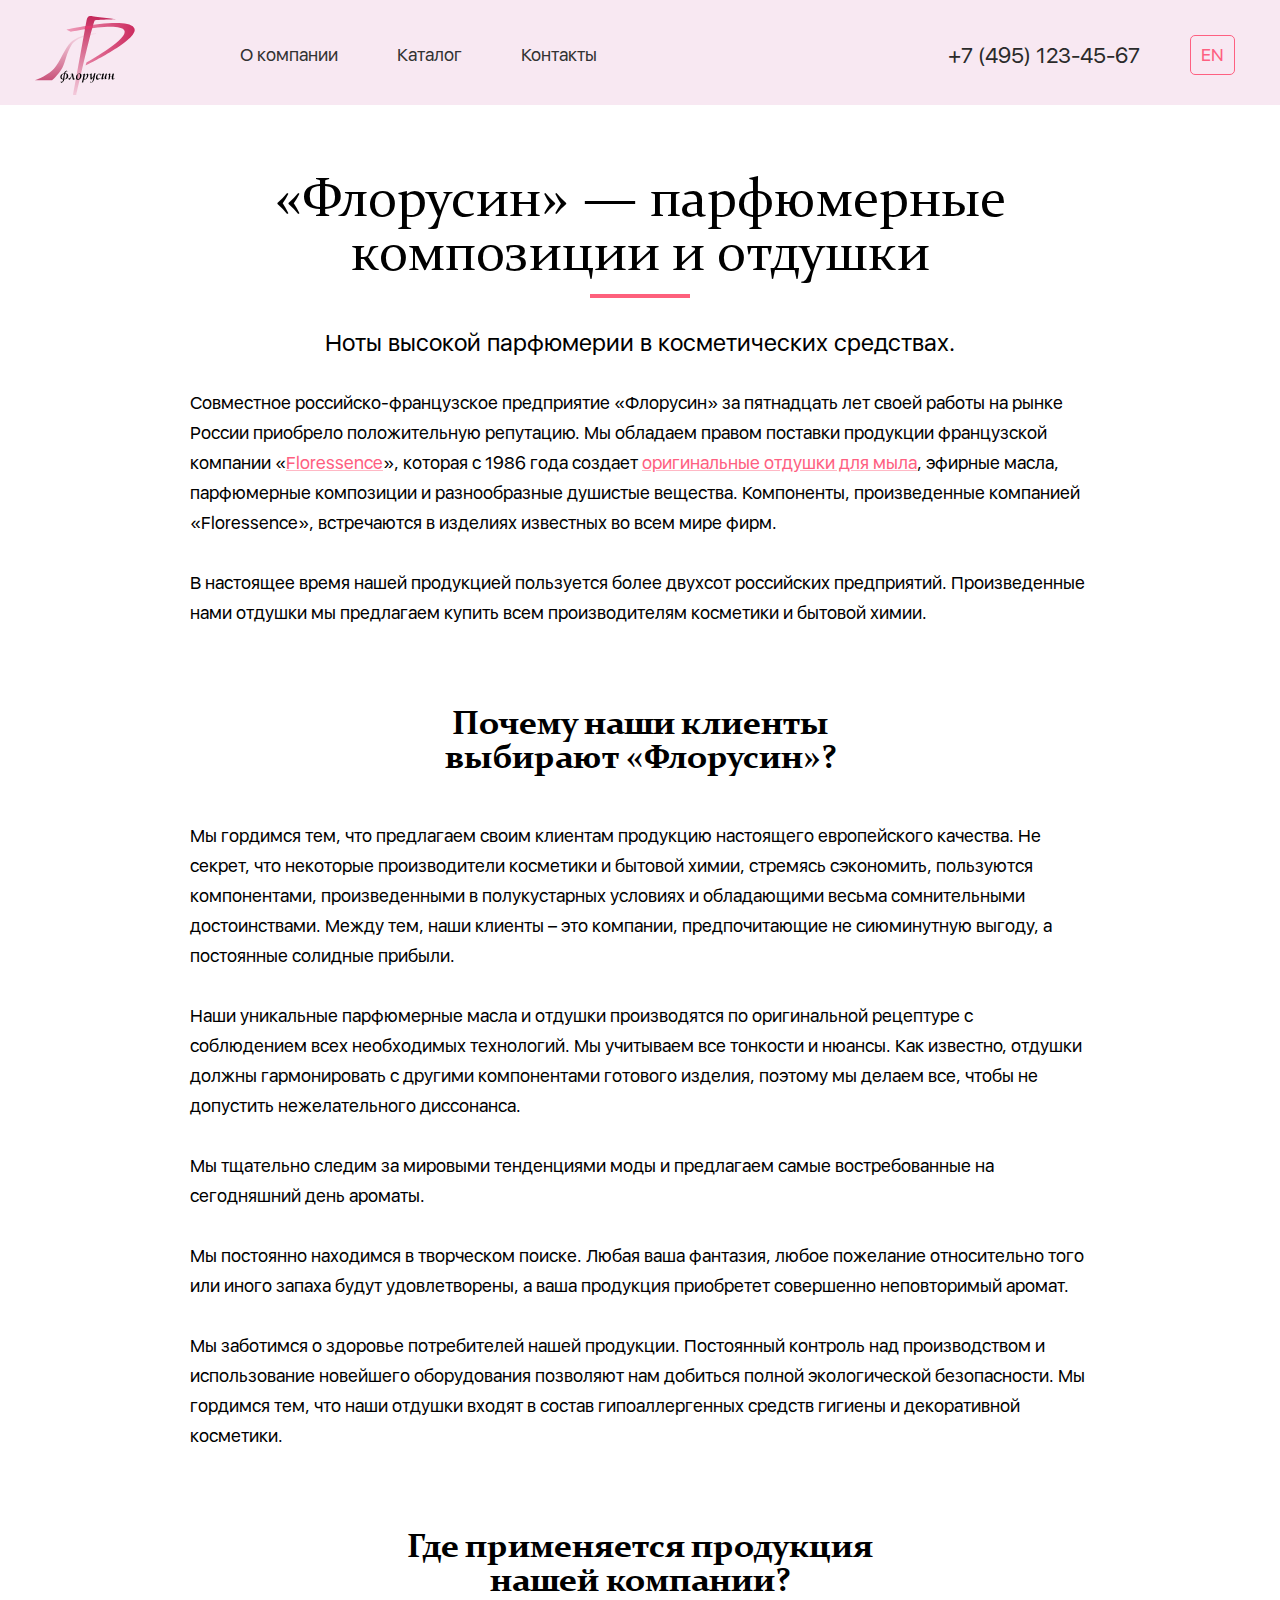
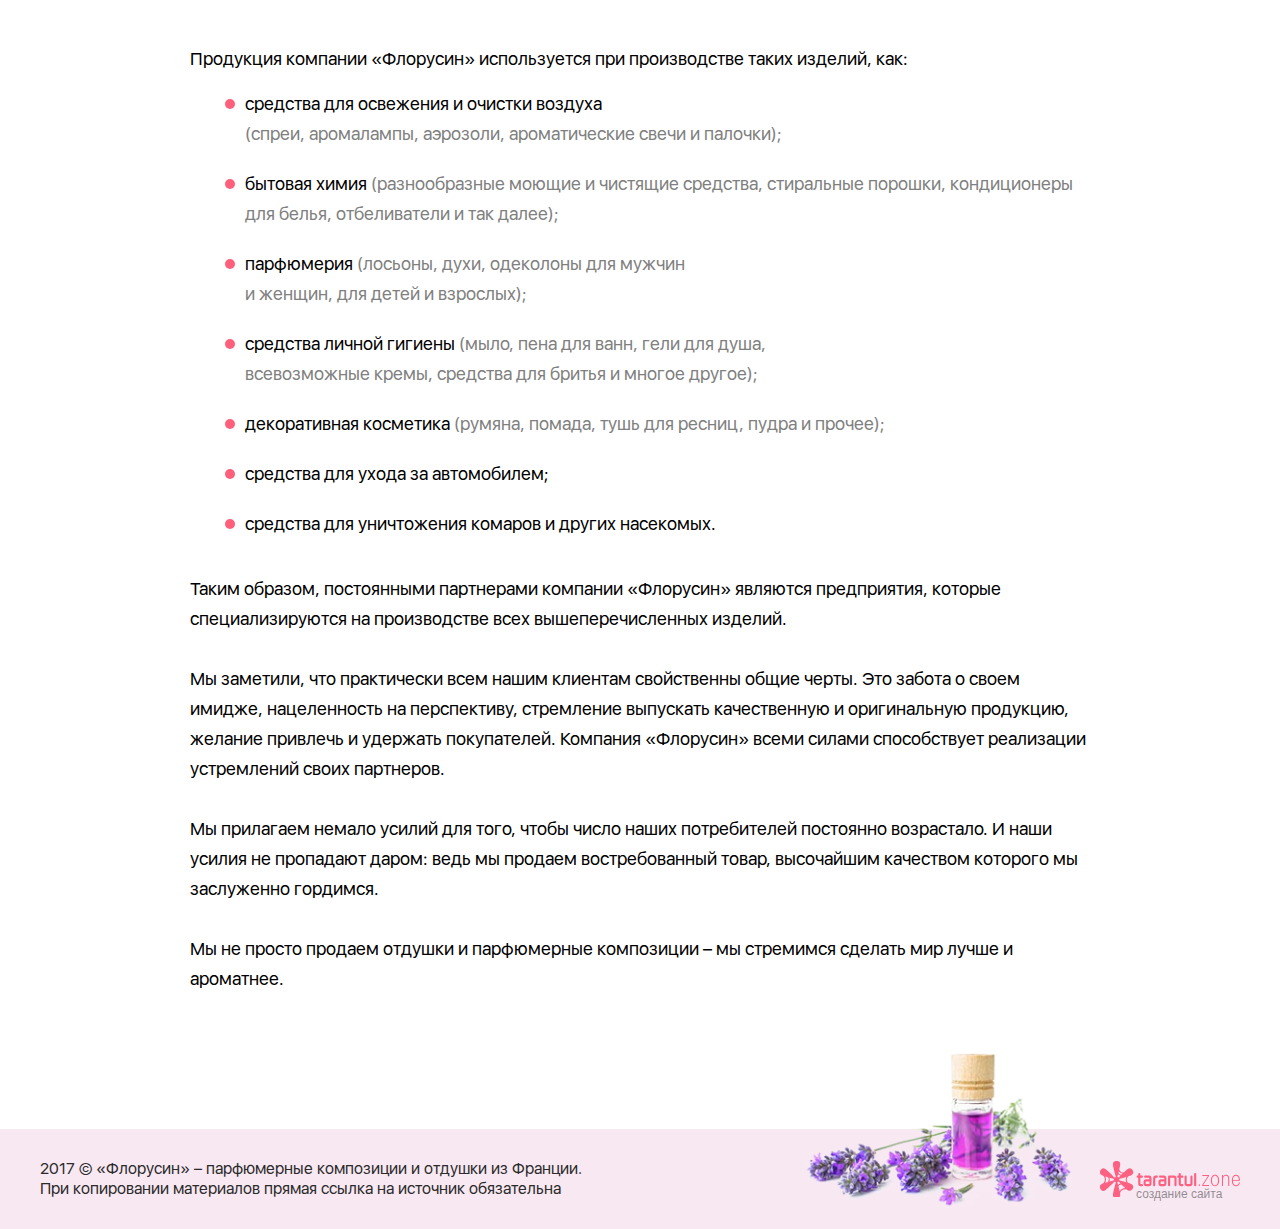
<file: index.html>
<!DOCTYPE html>
<html lang="ru">
	<head>
    	<meta charset="UTF-8" />
    	<meta http-equiv="X-UA-Compatible" content="IE=edge" />
    	<meta name="viewport" content="width=device-width, initial-scale=1.0, user-scalable=0, minimum-scale=1.0" />
    	<link rel="stylesheet" href="css/default.css" />
		<link rel="stylesheet" href="css/fonts.css" />
    	<link rel="stylesheet" href="css/style.css" />
		<link rel="stylesheet" href="css/header.css" />
		<link rel="stylesheet" href="css/nav.css" />
		<link rel="stylesheet" href="css/article.css" />
		<link rel="stylesheet" href="css/footer.css" />
		<script defer src="js/jquery.js"></script>
		<script defer src="js/base.js"></script>
		<title>ФЛОРУСИН</title>
	</head>
	<body onload="resize();" onresize="resize();">
		<div class="container">
			<header>
				<div class="header_container">
					<a class="header_logo" href="main.html" title="На главную страницу"></a>
					<a class="header_phone" href="tel:+74951234567" title="Позвоните нам">+7 (495) 123-45-67</a>
					<ul>
						<li></li>
						<li></li>
						<li></li>
						<li></li>
					</ul>
					<a class="lang" href="#" title="English version">en</a>
				</div>
			</header>

			<nav>
				<ul>
					<li><a href="main.html" title="О компании">О компании</a></li>
					<li><a href="catalogue.html" title="Каталог">Каталог</a></li>
					<li><a href="contacts.html" title="Контакты">Контакты</a></li>
				</ul>
			</nav>

			<article>
				<div class="brief">
					<h1>«Флорусин» — парфюмерные<br/> композиции и отдушки</h1>
					<p>Ноты высокой парфюмерии в косметических средствах.</p>
				</div>
				<div class="content">
					<p>Совместное российско-французское предприятие «Флорусин» за пятнадцать лет
						 своей работы на рынке России приобрело положительную репутацию. Мы
						 обладаем правом поставки продукции французской компании «<a href="#" title="Floressence">Floressence</a>»,
						 которая с 1986 года создает <a href="#" title="отдушки для мыла">оригинальные отдушки
						для мыла</a>, эфирные масла, парфюмерные композиции и разнообразные душистые вещества.
						Компоненты, произведенные компанией «Floressence», встречаются в изделиях известных
						 во всем мире фирм.</p>
					<p>В настоящее время нашей продукцией пользуется более двухсот российских
						 предприятий. Произведенные нами отдушки мы предлагаем купить всем
						 производителям косметики и бытовой химии.</p>
					<h2>Почему наши клиенты<br/> выбирают «Флорусин»?</h2>
					<p>Мы гордимся тем, что предлагаем своим клиентам продукцию настоящего
						 европейского качества. Не секрет, что некоторые производители косметики
						  и бытовой химии, стремясь сэкономить, пользуются компонентами,
						  произведенными в полукустарных условиях и обладающими весьма
						   сомнительными достоинствами. Между тем, наши клиенты – это компании,
						    предпочитающие не сиюминутную выгоду, а постоянные солидные прибыли.</p>
					<p>Наши уникальные парфюмерные масла и отдушки производятся по оригинальной
						рецептуре с соблюдением всех необходимых технологий. Мы учитываем все тонкости
						и нюансы. Как известно, отдушки должны гармонировать с другими компонентами
						готового изделия, поэтому мы делаем все, чтобы не допустить нежелательного диссонанса.</p>
					<p>Мы тщательно следим за мировыми тенденциями моды и предлагаем самые
						 востребованные на сегодняшний день ароматы.</p>
					<p>Мы постоянно находимся в творческом поиске. Любая ваша фантазия, любое пожелание
						 относительно того или иного запаха будут удовлетворены, а ваша продукция
						 приобретет совершенно неповторимый аромат.</p>
					<p>Мы заботимся о здоровье потребителей нашей продукции. Постоянный контроль
						над производством и использование новейшего оборудования позволяют нам добиться
						полной экологической безопасности. Мы гордимся тем, что наши отдушки входят
						в состав гипоаллергенных средств гигиены и декоративной косметики.</p>
					<h2>Где применяется продукция<br/> нашей компании?</h2>
					<p>Продукция компании «Флорусин» используется при производстве таких
						изделий, как:</p>
					<ul>
						<li>средства для освежения и очистки воздуха<br/> <span> (спреи, аромалампы,
							аэрозоли, ароматические свечи и палочки);</span></li>
						<li>бытовая химия<span> (разнообразные моющие и чистящие средства, стиральные
							 порошки, кондиционеры для белья, отбеливатели и так далее);</span></li>
						<li>парфюмерия<span> (лосьоны, духи, одеколоны для мужчин<br/> и женщин,
							 для детей и взрослых);</span></li>
						<li>средства личной гигиены<span> (мыло, пена для ванн, гели для душа,<br/>
							всевозможные кремы, средства для бритья и многое другое);</span></li>
						<li>декоративная косметика<span> (румяна, помада, тушь для ресниц, пудра и
							прочее);</span></li>
						<li>средства для ухода за автомобилем;<span></span></li>
						<li>средства для уничтожения комаров и других насекомых.<span></span></li>
					</ul>
					<p>Таким образом, постоянными партнерами компании «Флорусин» являются предприятия,
						которые специализируются на производстве всех вышеперечисленных изделий.</p>
					<p>Мы заметили, что практически всем нашим клиентам свойственны общие черты.
						Это забота о своем имидже, нацеленность на перспективу, стремление выпускать
						качественную и оригинальную продукцию, желание привлечь и удержать покупателей.
						Компания «Флорусин» всеми силами способствует реализации устремлений своих партнеров.</p>
					<p>Мы прилагаем немало усилий для того, чтобы число наших потребителей постоянно
						 возрастало. И наши усилия не пропадают даром: ведь мы продаем востребованный товар,
						 высочайшим качеством которого мы заслуженно гордимся.</p>
					<p>Мы не просто продаем отдушки и парфюмерные композиции – мы стремимся сделать
						 мир лучше и ароматнее.</p>
				</div>
			</article>

			<footer>
				<div class="footer_container">
					<p>2017 &copy; «Флорусин» – парфюмерные композиции и отдушки из Франции.
					При копировании материалов прямая ссылка на источник обязательна
					</p>
					<a class="developer" href="http://www.tarantul.zone/" title="создание сайта" target="_blank">
					</a>
					<img class="footer_img" src="./img/aroma_footer.png" alt="aroma" />
					</div>
				</footer>
			</div>
	</body>
</html>
</file>
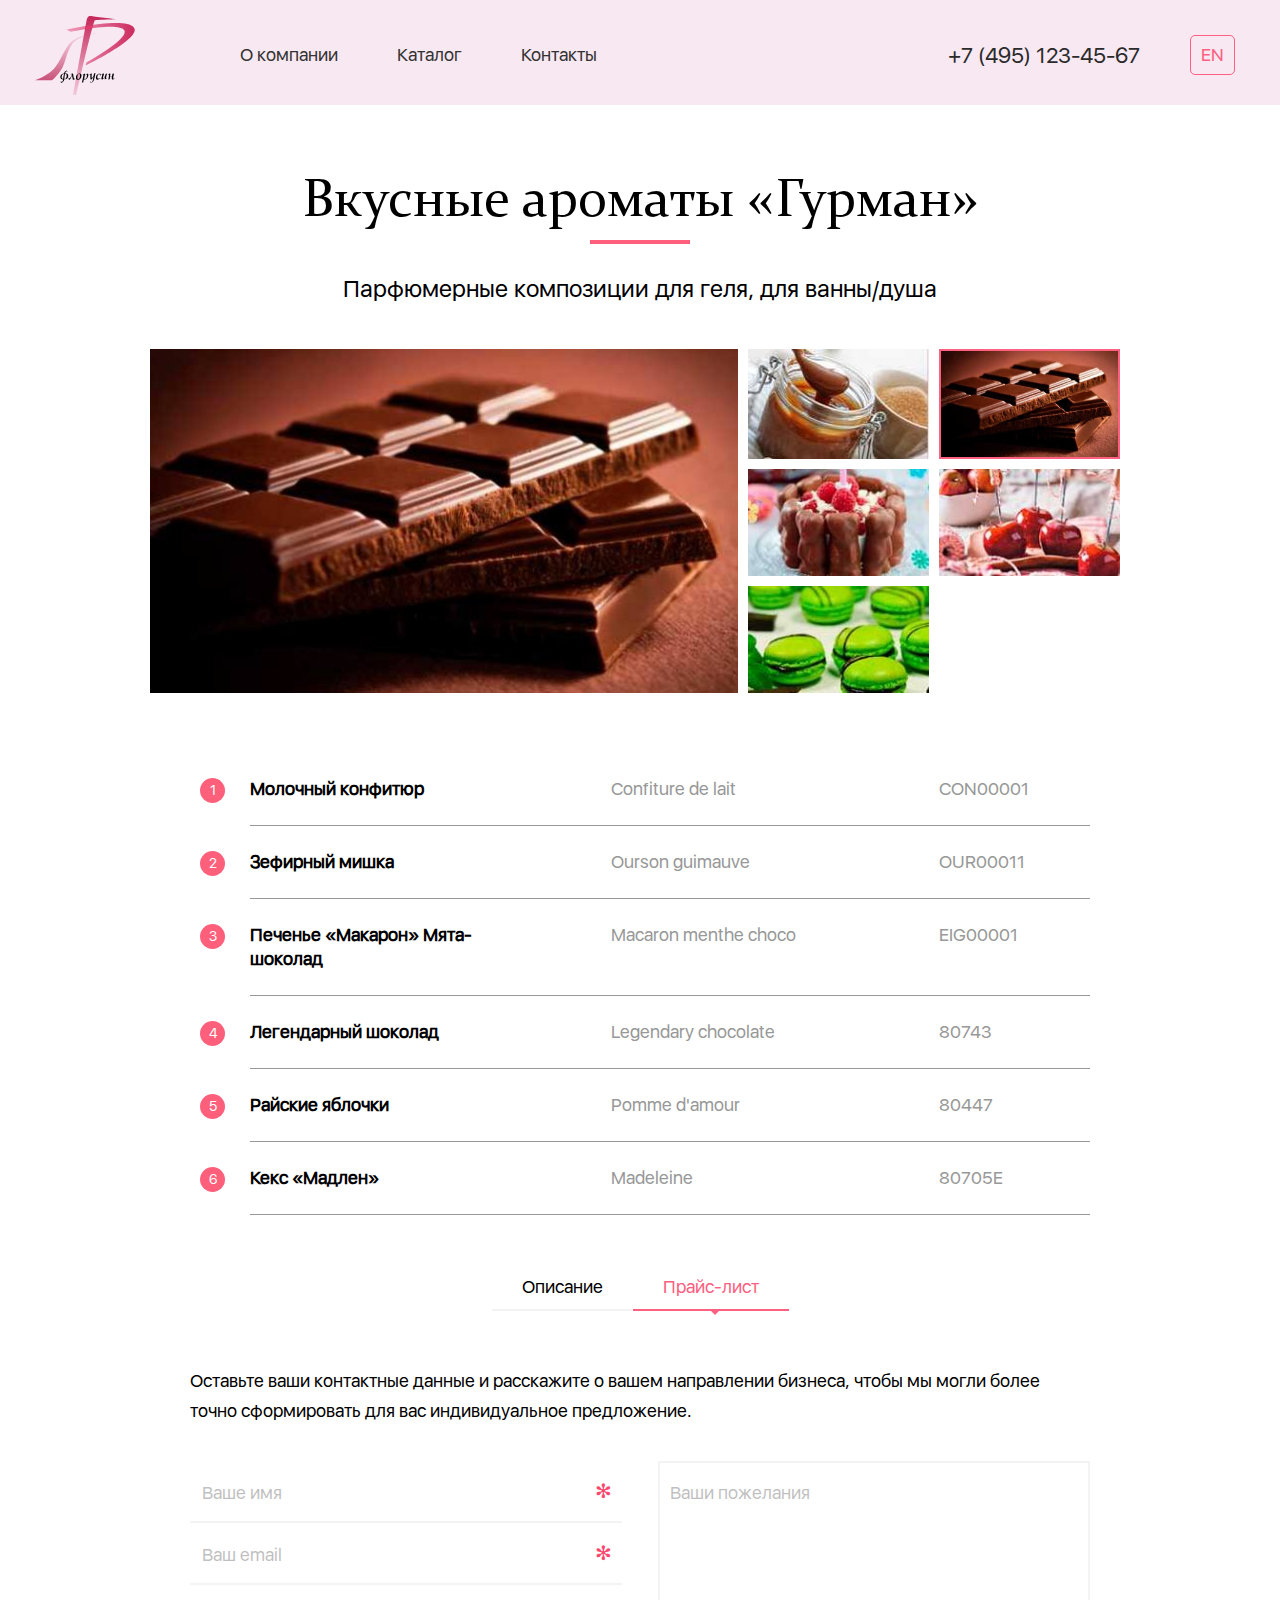
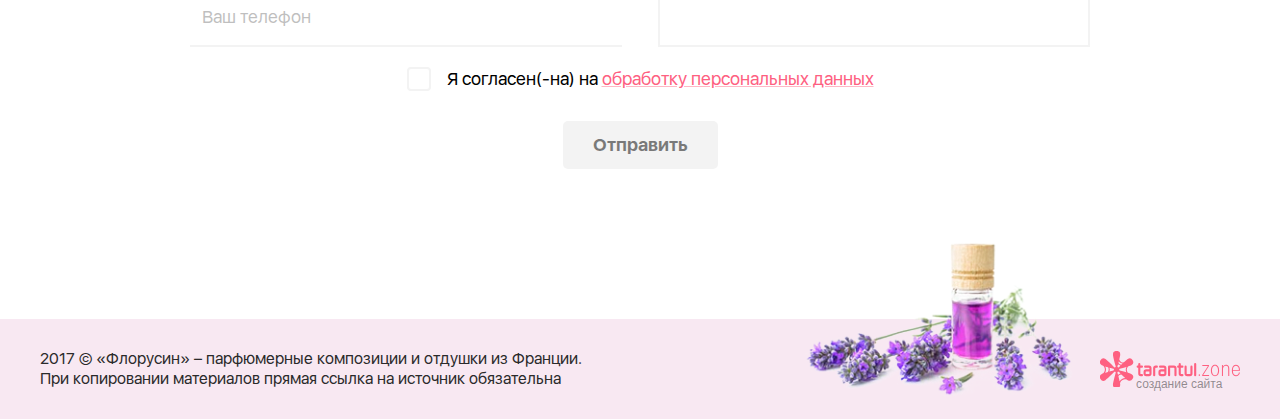
<file: card.html>
<!DOCTYPE html>
<html lang="ru">
	<head>
    	<meta charset="UTF-8" />
    	<meta http-equiv="X-UA-Compatible" content="IE=edge" />
    	<meta name="viewport" content="width=device-width, initial-scale=1.0, user-scalable=0, minimum-scale=1.0" />
    	<link rel="stylesheet" href="css/default.css" />
		<link rel="stylesheet" href="css/fonts.css" />
    	<link rel="stylesheet" href="css/style.css" />
		<link rel="stylesheet" href="css/header.css" />
		<link rel="stylesheet" href="css/nav.css" />
		<link rel="stylesheet" href="css/article.css" />
		<link rel="stylesheet" href="css/card.css" />
		<link rel="stylesheet" href="css/form.css" />
		<link rel="stylesheet" href="css/footer.css" />
		<script defer src="js/jquery.js"></script>
		<script defer src="js/base.js"></script>
		<script defer src="js/card.js"></script>
		<script defer src="js/form.js"></script>
		<title>ФЛОРУСИН</title>
	</head>
	<body onload="resize();" onresize="resize();">
		<div class="container">
			<header>
				<div class="header_container">
					<a class="header_logo" href="main.html" title="На главную страницу"></a>
					<a class="header_phone" href="tel:+74951234567" title="Позвоните нам">+7 (495) 123-45-67</a>
					<ul>
						<li></li>
						<li></li>
						<li></li>
						<li></li>
					</ul>
					<a class="lang" href="#" title="English version">en</a>
				</div>
			</header>

			<nav>
				<ul>
					<li><a href="main.html" title="О компании">О компании</a></li>
					<li><a href="catalogue.html" title="Каталог">Каталог</a></li>
					<li><a href="contacts.html" title="Контакты">Контакты</a></li>
				</ul>
			</nav>

			<article>
				<div class="brief">
					<h1>Вкусные ароматы «Гурман»</h1>
					<p>Парфюмерные композиции для геля, для ванны/душа</p>
				</div>

				<div class="card_photo">
					<div>
						<img src="./img/card_11.jpg" alt="Легендарный шоколад"/>
					</div>
					<div class="ul_wrap">
						<ul class="gallery">
							<li><img src="./img/card_12.jpg" alt="Молочный конфитюр"/></li>
							<li class="selected"><img src="./img/card_11.jpg" alt="Легендарный шоколад"/></li>
							<li><img src="./img/card_13.jpg" alt="Зефирный мишка"/></li>
							<li><img src="./img/card_14.jpg" alt="Райские яблочки"/></li>
							<!-- <li><img src="./img/card_16.jpg" alt="Кекс «Мадлен»"/></li> -->
							<li><img src="./img/card_15.jpg" alt="Печенье «Макарон»"/></li>
						</ul>
					</div>
				</div>

				<div class="content">
					<table>
				  		<tr>
				  			<td><strong>Молочный конфитюр</strong></td>
				  			<td>Confiture de lait</td>
				  			<td>CON00001</td>
				  		</tr>
				  		<tr>
				  			<td><strong>Зефирный мишка</strong></td>
				  			<td>Ourson guimauve</td>
				  			<td>OUR00011</td>
				  		</tr>
				  		<tr>
				  			<td><strong>Печенье «Макарон» Мята-шоколад</strong></td>
				  			<td>Macaron menthe choco</td>
				  			<td>EIG00001</td>
				  		</tr>
				  		<tr>
				  			<td><strong>Легендарный шоколад</strong></td>
				  			<td>Legendary chocolate</td>
				  			<td>80743</td>
				  		</tr>
				  		<tr>
				  			<td><strong>Райские яблочки</strong></td>
				  			<td>Pomme d'amour</td>
				  			<td>80447</td>
				  		</tr>
				  		<tr>
				  			<td><strong>Кекс «Мадлен»</strong></td>
				  			<td>Madeleine</td>
				  			<td>80705E</td>
				  		</tr>
					</table>
			  	</div>

				<ul class="card_choiсe">
					<li data-class="description">Описание</li>
					<li data-class="price" class="selected">Прайс-лист</li>
				</ul>

				<div class="card description">
					<h2>Полное описание коллекции</h2>
					<p>При покупке геля  для душа аромат является вторым наиболее
						важным критерием выбора продукта после его моющих свойств как
						в европейских странах, так и в Америке. За исключением  Испании,
						 потребители предпочитают парфюмированные гели. Для мужчин аромат
						 является важным  фактором при покупке средств по уходу (Опрос мужской части
						 интернет-пользователей возраста 16+).</p>
					<p>Помимо непосредственного назначения и цены,
						аромат  также является определяющим критерием при покупке
						 средств гигиены. Производители учитывают эту тенденцию,
						 придавая большое значение аромату продукта, качеству и его
						 воздействию на  эмоции и обоняние  потребителя.</p>
				</div>

				<div class="card price">
					<p>Оставьте ваши контактные данные и расскажите о вашем направлении
						бизнеса, чтобы мы могли более точно сформировать для вас индивидуальное
						 предложение.</p>
					<form method="get" action="?action=price">
						<div>
							<div>
								<ul>
									<li class="required">
										<input class="field" type="text" name="user_name" value="" />
										<span>Ваше имя</span>
									</li>
									<li class="required">
										<input class="field" type="text" name="user_email" value="" />
										<span>Ваш email</span>
									</li>
									<li>
										<input class="field" type="text" name="user_phone" value="" />
										<span>Ваш телефон</span>
									</li>
								</ul>
							</div>
							<div>
								<textarea class="field" name="message"></textarea>
								<span>Ваши пожелания</span>
							</div>
							<div class="required">
								Я согласен(-на) на <a href="#" title="обработка персональных данных">обработку персональных данных</a>
								<input type="checkbox" name="consent" value="" />
								<span class="checkbox"></span>
							</div>
						</div>
						<button type="button">Отправить</button>
					</form>
				</div>
			</article>

			<footer>
				<div class="footer_container">
					<p>2017 &copy; «Флорусин» – парфюмерные композиции и отдушки из Франции.
					При копировании материалов прямая ссылка на источник обязательна
					</p>
					<a class="developer" href="http://www.tarantul.zone/" title="создание сайта" target="_blank">
					</a>
					<img class="footer_img" src="./img/aroma_footer.png" alt="aroma" />
					</div>
				</footer>
			</div>
	</body>
</html>
</file>
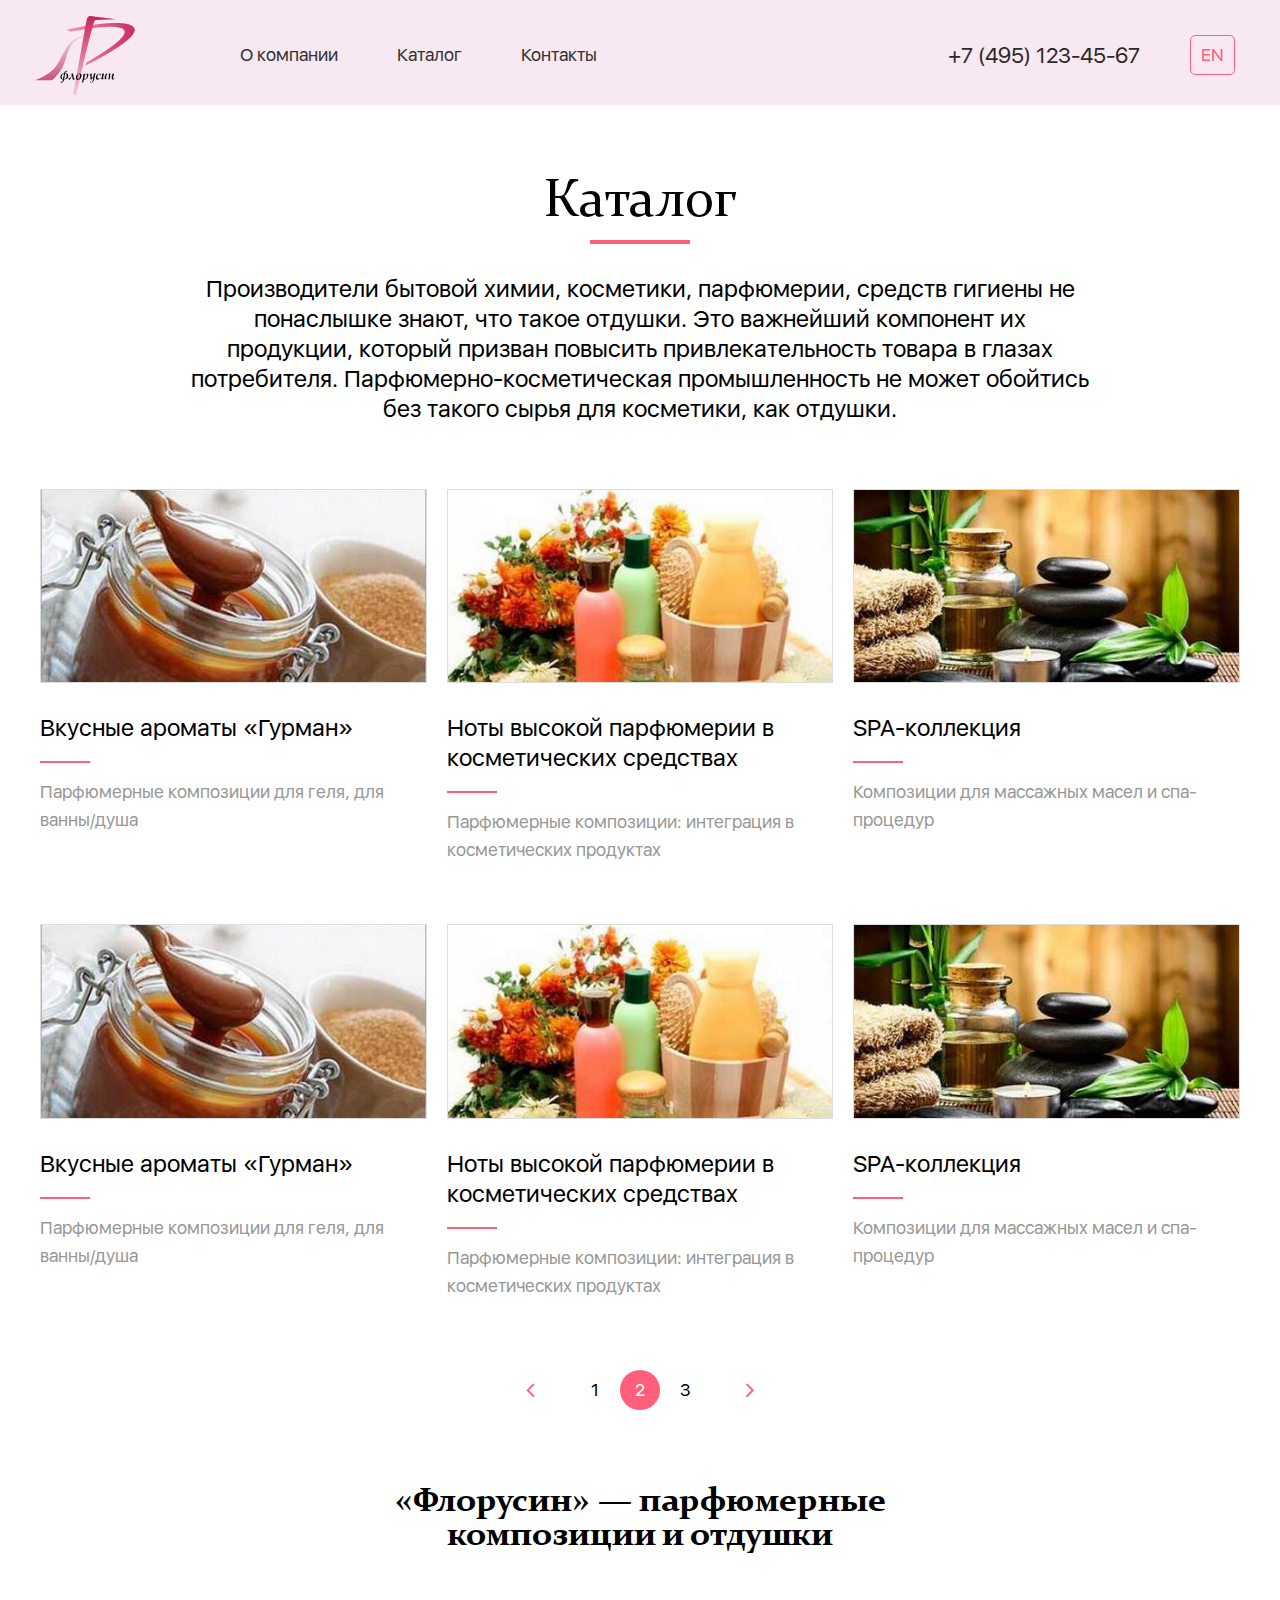
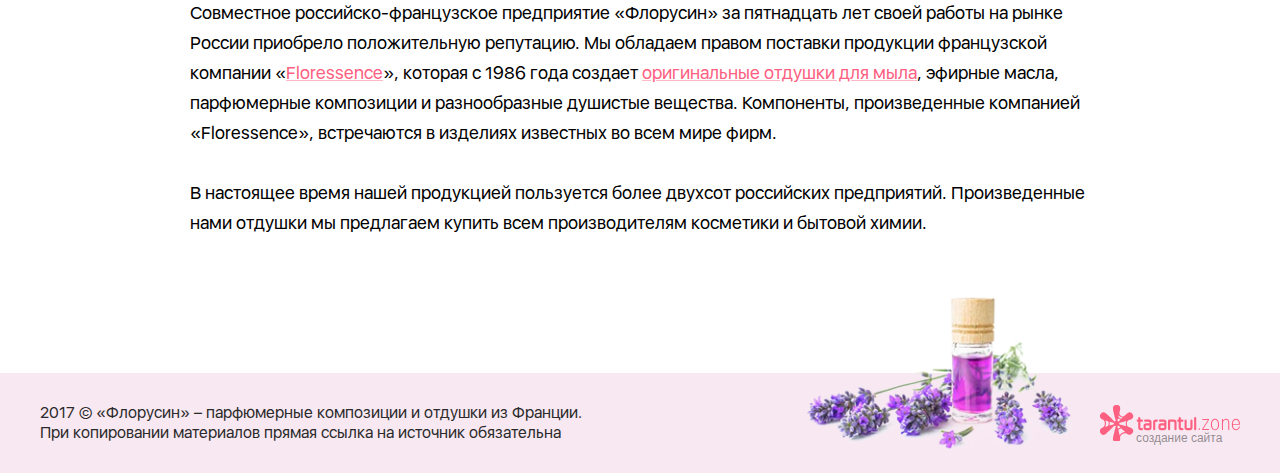
<file: catalogue.html>
<!DOCTYPE html>
<html lang="ru">
	<head>
    	<meta charset="UTF-8" />
    	<meta http-equiv="X-UA-Compatible" content="IE=edge" />
    	<meta name="viewport" content="width=device-width, initial-scale=1.0, user-scalable=0, minimum-scale=1.0" />
    	<link rel="stylesheet" href="css/default.css" />
		<link rel="stylesheet" href="css/fonts.css" />
    	<link rel="stylesheet" href="css/style.css" />
		<link rel="stylesheet" href="css/header.css" />
		<link rel="stylesheet" href="css/nav.css" />
		<link rel="stylesheet" href="css/article.css" />
		<link rel="stylesheet" href="css/ul_common.css" />
		<link rel="stylesheet" href="css/catalogue.css" />
		<link rel="stylesheet" href="css/footer.css" />
		<script defer src="js/jquery.js"></script>
		<script defer src="js/base.js"></script>
		<title>ФЛОРУСИН</title>
	</head>
	<body onload="resize();" onresize="resize();">
		<div class="container">
			<header>
				<div class="header_container">
					<a class="header_logo" href="main.html" title="На главную страницу"></a>
					<a class="header_phone" href="tel:+74951234567" title="Позвоните нам">+7 (495) 123-45-67</a>
					<ul>
						<li></li>
						<li></li>
						<li></li>
						<li></li>
					</ul>
					<a class="lang" href="#" title="English version">en</a>
				</div>
			</header>

			<nav>
				<ul>
					<li><a href="main.html" title="О компании">О компании</a></li>
					<li><a href="catalogue.html" title="Каталог">Каталог</a></li>
					<li><a href="contacts.html" title="Контакты">Контакты</a></li>
				</ul>
			</nav>

			<article>
				<div class="brief">
					<h1>Каталог</h1>
					<p>Производители бытовой химии, косметики, парфюмерии, средств гигиены
						не понаслышке знают, что такое отдушки. Это важнейший компонент их
						 продукции, который призван повысить привлекательность товара в глазах
						 потребителя. Парфюмерно-косметическая промышленность не может обойтись
						 без такого сырья для косметики, как отдушки.</p>
				</div>

				<ul class="catalogue common">
					<li>
						<a class="cat_item" href="card.html" title="Вкусные ароматы">
							<div class="cat_img"><img src="./img/cat1_gurm.jpg" alt="Вкусные ароматы" /></div>
							<div class="cat_info">
								<span class="cat_name">Вкусные ароматы «Гурман»</span>
								<span class="cat_descr">Парфюмерные композиции для геля, для ванны/душа</span>
							</div>
						</a>
					</li>
					<li>
						<a class="cat_item" href="card.html" title="Парфюмерия в косметике">
							<div class="cat_img"><img src="./img/cat1_parf.jpg" alt="Парфюмерия в косметике" /></div>
							<div class="cat_info">
								<span class="cat_name">Ноты высокой парфюмерии
									в косметических средствах</span>
									<span class="cat_descr">Парфюмерные композиции: интеграция в
										косметических продуктах</span>
							</div>
						</a>
					</li>
					<li>
						<a class="cat_item" href="card.html" title="SPA-коллекция">
							<div class="cat_img"><img src="./img/cat1_spa.jpg" alt="SPA-коллекция" /></div>
							<div class="cat_info">
								<span class="cat_name">SPA-коллекция</span>
								<span class="cat_descr">Композиции для массажных масел и
									спа-процедур</span>
							</div>
						</a>
					</li>
					<li>
						<a class="cat_item" href="card.html" title="Вкусные ароматы">
							<div class="cat_img"><img src="./img/cat1_gurm.jpg" alt="Вкусные ароматы" /></div>
							<div class="cat_info">
								<span class="cat_name">Вкусные ароматы «Гурман»</span>
								<span class="cat_descr">Парфюмерные композиции для геля, для ванны/душа</span>
							</div>
						</a>
					</li>
					<li>
						<a class="cat_item" href="card.html" title="Парфюмерия в косметике">
							<div class="cat_img"><img src="./img/cat1_parf.jpg" alt="Парфюмерия в косметике" /></div>
							<div class="cat_info">
								<span class="cat_name">Ноты высокой парфюмерии
								в косметических средствах</span>
								<span class="cat_descr">Парфюмерные композиции: интеграция в
								косметических продуктах</span>
							</div>
						</a>
					</li>
					<li>
						<a class="cat_item" href="card.html" title="SPA-коллекция">
							<div class="cat_img"><img src="./img/cat1_spa.jpg" alt="SPA-коллекция" /></div>
							<div class="cat_info">
								<span class="cat_name">SPA-коллекция</span>
								<span class="cat_descr">Композиции для массажных масел и
							спа-процедур</span>
							</div>
						</a>
					</li>
					<li class="pagination">
						<ol>
							<li class="prev"><a href="#" title="Предыдущая"></a></li>
							<li class="page"><a href="#" title="1"></a></li>
							<li class="page selected" title="2"><a href="#"></a></li>
							<li class="page"><a href="#" title="3"></a></li>
							<li class="next"><a href="#" title="Следующая"></a></li>
						</ol>
					</li>
				</ul>

				<div class="content">
					<h2>«Флорусин» — парфюмерные<br/> композиции и отдушки</h2>
					<p>Совместное российско-французское предприятие «Флорусин» за пятнадцать лет
						 своей работы на рынке России приобрело положительную репутацию. Мы
						 обладаем правом поставки продукции французской компании «<a href="#" title="Floressence">Floressence</a>»,
						 которая с 1986 года создает <a href="#" title="отдушки для мыла">оригинальные отдушки
						для мыла</a>, эфирные масла, парфюмерные композиции и разнообразные душистые вещества.
						Компоненты, произведенные компанией «Floressence», встречаются в изделиях известных
						 во всем мире фирм.</p>
					<p>В настоящее время нашей продукцией пользуется более двухсот российских
						 предприятий. Произведенные нами отдушки мы предлагаем купить всем
						 производителям косметики и бытовой химии.</p>
				</div>
			</article>

			<footer>
				<div class="footer_container">
					<p>2017 &copy; «Флорусин» – парфюмерные композиции и отдушки из Франции.
					При копировании материалов прямая ссылка на источник обязательна
					</p>
					<a class="developer" href="http://www.tarantul.zone/" title="создание сайта" target="_blank">
					</a>
					<img class="footer_img" src="./img/aroma_footer.png" alt="aroma" />
					</div>
				</footer>
			</div>
	</body>
</html>
</file>
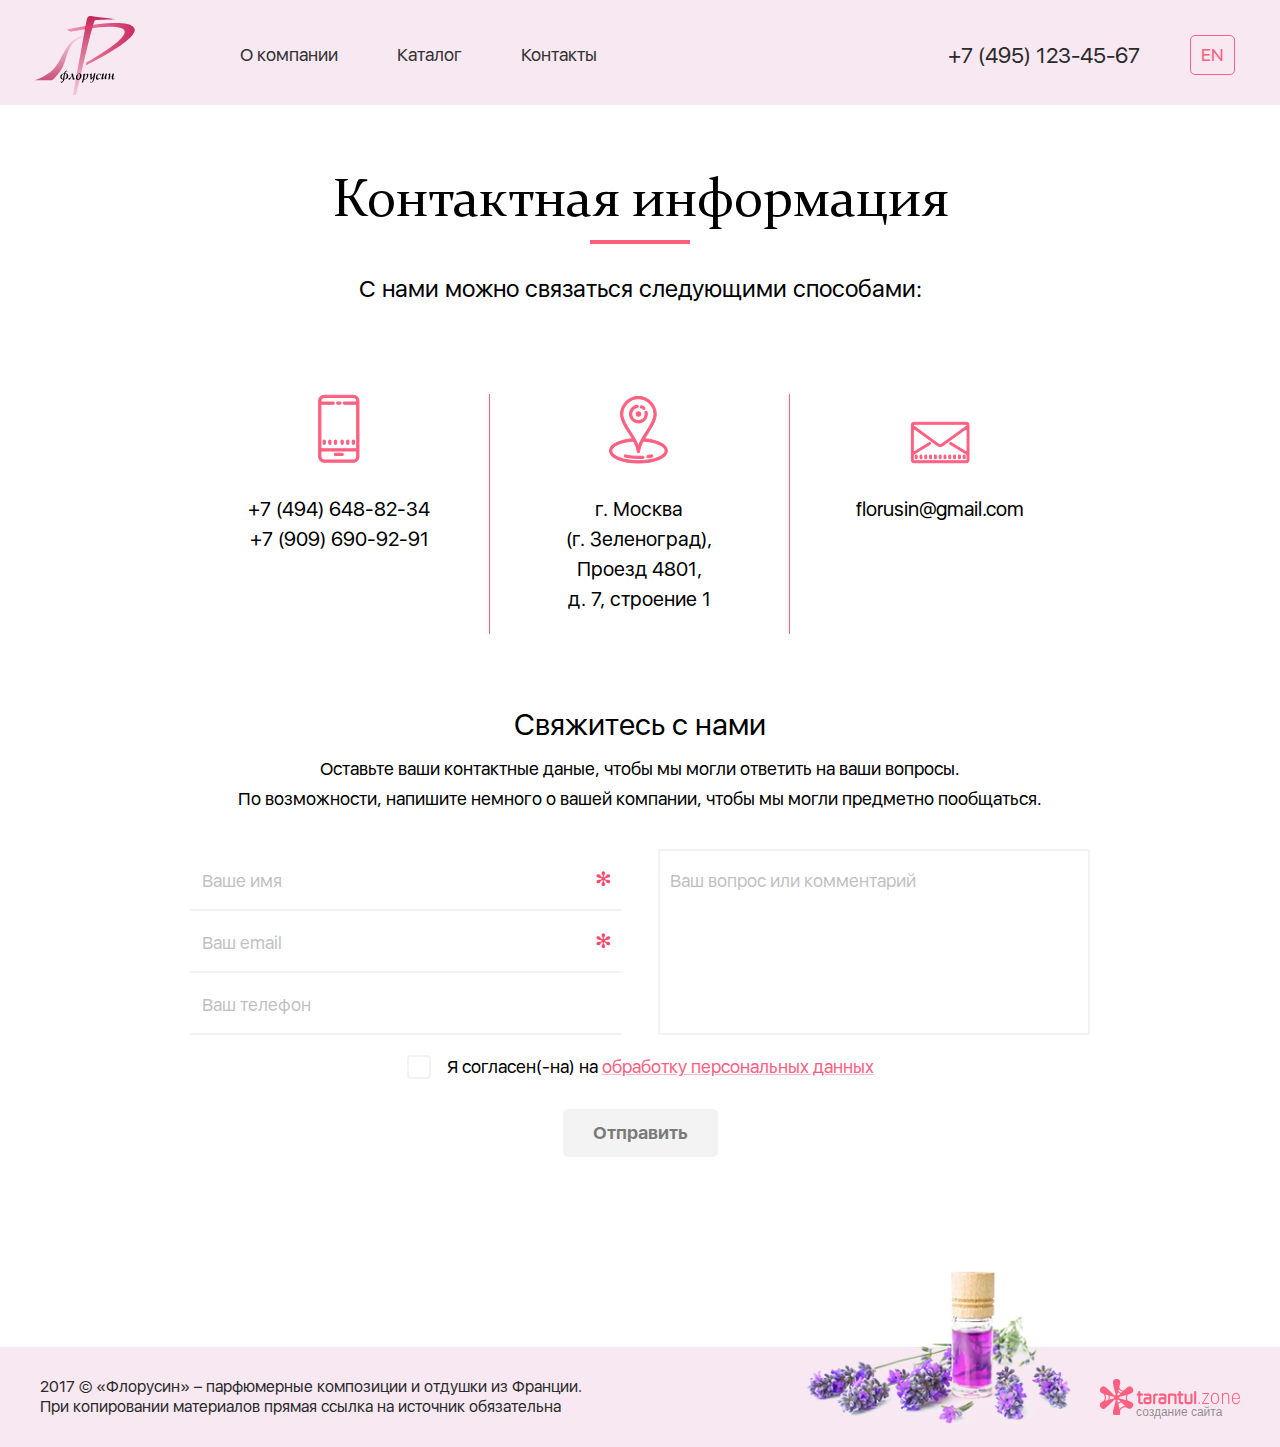
<file: contacts.html>
<!DOCTYPE html>
<html lang="ru">
	<head>
    	<meta charset="UTF-8" />
    	<meta http-equiv="X-UA-Compatible" content="IE=edge" />
    	<meta name="viewport" content="width=device-width, initial-scale=1.0, user-scalable=0, minimum-scale=1.0" />
    	<link rel="stylesheet" href="css/default.css" />
		<link rel="stylesheet" href="css/fonts.css" />
    	<link rel="stylesheet" href="css/style.css" />
		<link rel="stylesheet" href="css/header.css" />
		<link rel="stylesheet" href="css/nav.css" />
		<link rel="stylesheet" href="css/article.css" />
		<link rel="stylesheet" href="css/form.css" />
		<link rel="stylesheet" href="css/card.css" />
		<link rel="stylesheet" href="css/contacts.css" />
		<link rel="stylesheet" href="css/footer.css" />
		<script defer src="js/jquery.js"></script>
		<script defer src="js/base.js"></script>
		<script defer src="js/form.js"></script>
		<title>ФЛОРУСИН</title>
	</head>

	<body onload="resize();" onresize="resize();">
		<div class="container">
			<header>
				<div class="header_container">
					<a class="header_logo" href="main.html" title="На главную страницу"></a>
					<a class="header_phone" href="tel:+74951234567" title="Позвоните нам">+7 (495) 123-45-67</a>
					<ul>
						<li></li>
						<li></li>
						<li></li>
						<li></li>
					</ul>
					<a class="lang" href="#" title="English version">en</a>
				</div>
			</header>

			<nav>
				<ul>
					<li><a href="main.html" title="О компании">О компании</a></li>
					<li><a href="catalogue.html" title="Каталог">Каталог</a></li>
					<li><a href="contacts.html" title="Контакты">Контакты</a></li>
				</ul>
			</nav>

			<article>
				<div class="brief">
					<h1>Контактная информация</h1>
					<p>С нами можно связаться следующими способами:</p>
				</div>

			<div class="content">
				<ol class="contacts">
					<li>
						<a href="tel:+74956488234" title="Позвоните нам"> +7 (494) 648-82-34</a>
						<a href="tel:+79096909291" title="Позвоните нам"> +7 (909) 690-92-91</a>
					</li>
					<li>
						<span> г. Москва<br/> (г. Зеленоград),<br/> Проезд 4801,<br/> д. 7, строение 1
						</span>
					</li>
					<li>
						<a href="mailto:florusin@gmail.com" title="Напишите нам">florusin@gmail.com
						</a>
					</li>
				</ol>
			</div>

				<div class="card contacts">
					<h4>Свяжитесь с нами</h4>
					<p>Оставьте ваши контактные даные, чтобы мы могли ответить на ваши вопросы.<br/>
						По возможности, напишите немного о вашей компании, чтобы мы могли предметно
						пообщаться.</p>
						<form method="get" action="?action=price">
							<div>
								<div>
									<ul>
										<li class="required">
											<input class="field" type="text" name="user_name" value="" />
											<span>Ваше имя</span>
										</li>
										<li class="required">
											<input class="field" type="text" name="user_email" value="" />
											<span>Ваш email</span>
										</li>
										<li>
											<input class="field" type="text" name="user_phone" value="" />
											<span>Ваш телефон</span>
										</li>
									</ul>
								</div>
								<div>
									<textarea class="field" name="message"></textarea>
									<span>Ваш вопрос или комментарий</span>
								</div>
								<div class="required">
									Я согласен(-на) на <a href="#" title="обработка персональных данных">обработку персональных данных</a>
									<input type="checkbox" name="consent" value="" />
									<span class="checkbox"></span>
								</div>
							</div>
							<button type="button">Отправить</button>
						</form>
				</div>

				<div class="map">
					<script async src="https://api-maps.yandex.ru/services/constructor/1.0/js/?um=constructor%3A465c6c8e291336aa6351e43d6ed192a4d4535555a1da75a838a4417d7badf008&amp;width=100%25&amp;height=400&amp;lang=ru_RU&amp;scroll=true"></script>
				</div>
			</article>

			<footer>
				<div class="footer_container">
					<p>2017 &copy; «Флорусин» – парфюмерные композиции и отдушки из Франции.
					При копировании материалов прямая ссылка на источник обязательна
					</p>
					<a class="developer" href="http://www.tarantul.zone/" title="создание сайта" target="_blank">
					</a>
					<img class="footer_img" src="./img/aroma_footer.png" alt="aroma" />
					</div>
				</footer>
			</div>
		</body>
	</html>
</file>
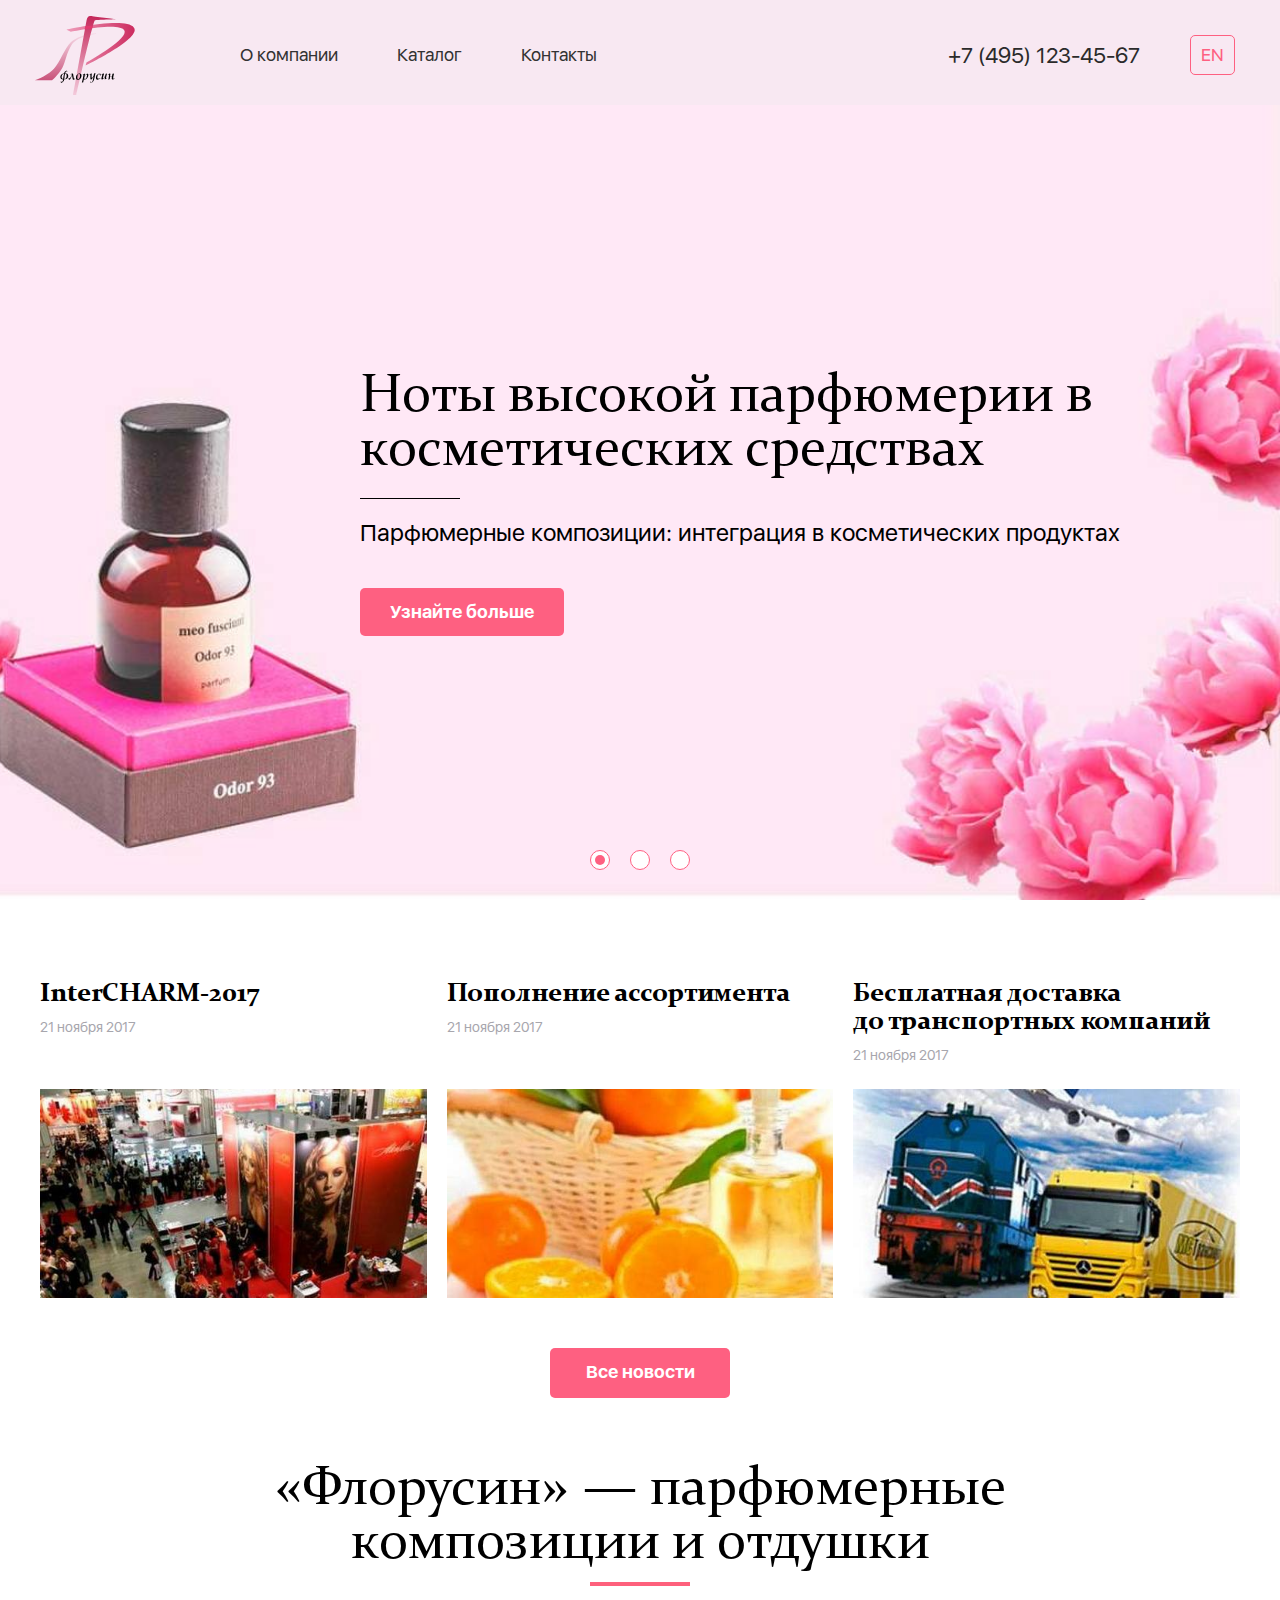
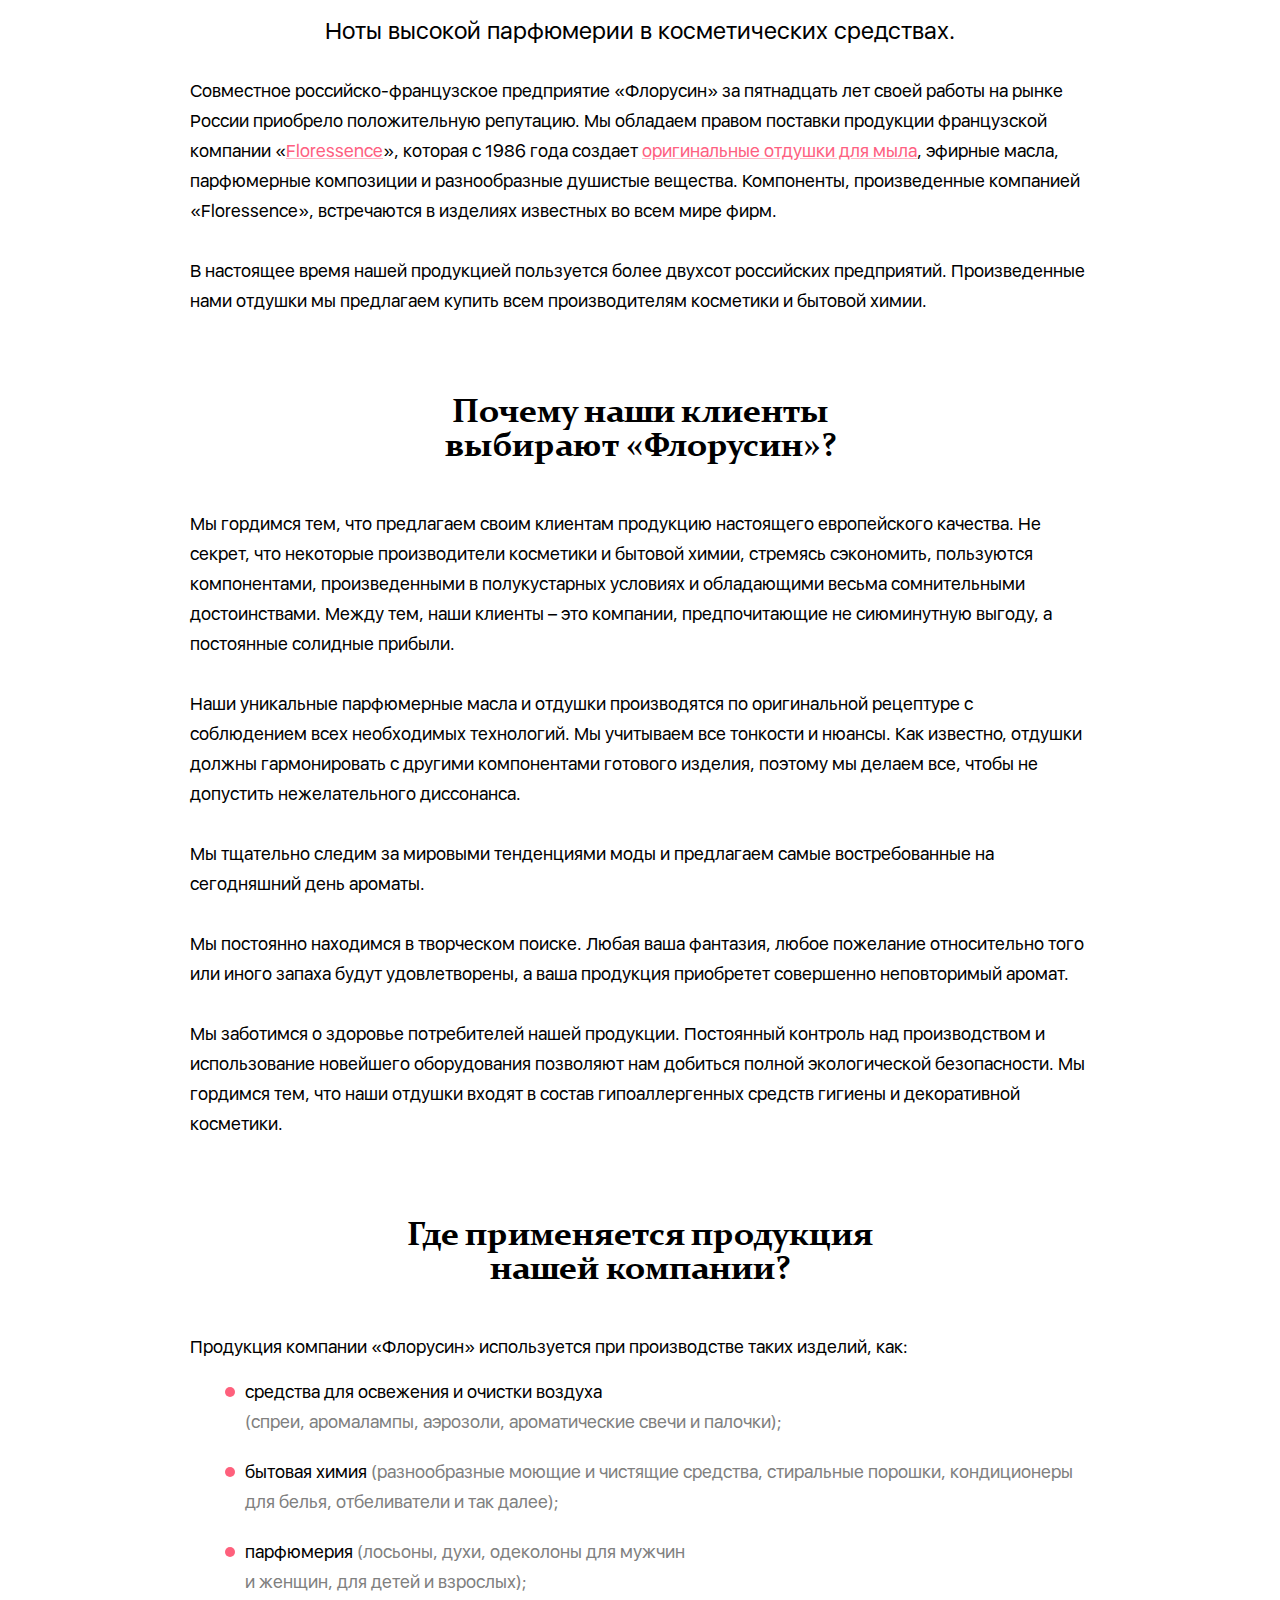
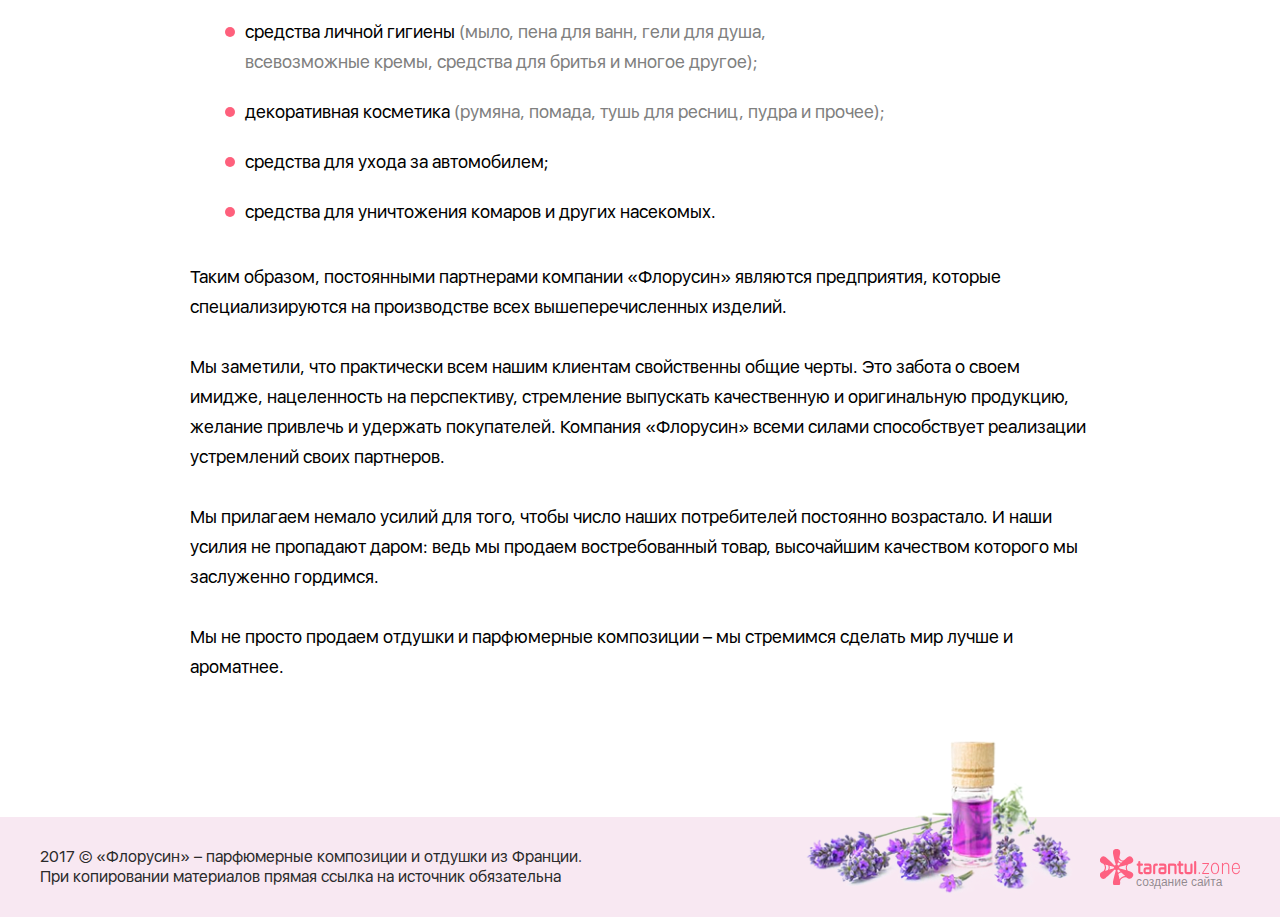
<file: main.html>
<!DOCTYPE html>
<html lang="ru">
	<head>
    	<meta charset="UTF-8" />
    	<meta http-equiv="X-UA-Compatible" content="IE=edge" />
    	<meta name="viewport" content="width=device-width, initial-scale=1.0, user-scalable=0, minimum-scale=1.0" />
    	<link rel="stylesheet" href="css/default.css" />
		<link rel="stylesheet" href="css/fonts.css" />
    	<link rel="stylesheet" href="css/style.css" />
		<link rel="stylesheet" href="css/header.css" />
		<link rel="stylesheet" href="css/nav.css" />
		<link rel="stylesheet" href="css/swiper.css" />
		<link rel="stylesheet" href="css/article.css" />
		<link rel="stylesheet" href="css/ul_common.css" />
		<link rel="stylesheet" href="css/news.css" />
		<link rel="stylesheet" href="css/footer.css" />
		<script defer src="js/jquery.js"></script>
		<script defer src="js/base.js"></script>
		<script defer src="js/swiper.js"></script>
		<title>ФЛОРУСИН</title>
	</head>
	<body onload="resize();" onresize="resize();">
		<div class="container">
			<header>
				<div class="header_container">
					<a class="header_logo" href="main.html" title="На главную страницу"></a>
					<a class="header_phone" href="tel:+74951234567" title="Позвоните нам">+7 (495) 123-45-67</a>
					<ul>
						<li></li>
						<li></li>
						<li></li>
						<li></li>
					</ul>
					<a class="lang" href="#" title="English version">en</a>
				</div>
			</header>

			<nav>
				<ul>
					<li><a href="main.html" title="О компании">О компании</a></li>
					<li><a href="catalogue.html" title="Каталог">Каталог</a></li>
					<li><a href="contacts.html" title="Контакты">Контакты</a></li>
				</ul>
			</nav>


			<div class="swiper-main">
				<ul class="swiper-wrapper">
					<li class="swiper-slide">
						<div>
							<h6>Ноты высокой парфюмерии в косметических средствах</h6>
							<span>Парфюмерные композиции: интеграция в косметических продуктах</span>
							<a href="card.html" title="Узнайте больше">Узнайте больше</a>
						</div>
					</li>
					<li class="swiper-slide">
						<div>
							<h6>Вкусные ароматы «Гурман»</h6>
							<span>Парфюмерные композиции для геля, для ванны и душа</span>
							<a href="card.html" title="Узнайте больше">Узнайте больше</a>
						</div>
					</li>
					<li class="swiper-slide">
						<div>
							<h6>SPA-коллекция</h6>
							<span>Композиции для массажных масел и спа-процедур</span>
							<a href="card.html" title="Узнайте больше">Узнайте больше</a>
						</div>
					</li>
				</ul>
				<div></div>
			</div>


			<article>
				<ul class="news common">
					<li>
						<a href="#" title="Узнайте больше">
							<div>
								<h3>InterCHARM-2017</h3>
								<span class="date">21 ноября 2017</span>
							</div>
							<div class="img_wrap"><img src="./img/charm.jpg" alt="InterCHARM-2017"/></div>
						</a>
					</li>
					<li>
						<a href="#" title="Узнайте больше">
							<div>
								<h3>Пополнение ассортимента</h3>
								<span class="date">21 ноября 2017</span>
							</div>
							<div class="img_wrap"><img src="./img/assort.jpg" alt="Пополнение ассортимента"/></div>
						</a>
					</li>
					<li>
						<a href="#" title="Узнайте больше">
							<div>
								<h3>Бесплатная доставка<br /> до транспортных компаний</h3>
								<span class="date">21 ноября 2017</span>
							</div>
							<div class="img_wrap"><img src="./img/transp.jpg" alt="Бесплатная доставка"/></div>
						</a>
					</li>
				</ul>
				<a class="more news" href="news.html" title="Все новости">Все новости</a>

				<div class="brief">
					<h1>«Флорусин» — парфюмерные<br/> композиции и отдушки</h1>
					<p>Ноты высокой парфюмерии в косметических средствах.</p>
				</div>
				<div class="content">
					<p>Совместное российско-французское предприятие «Флорусин» за пятнадцать лет
						 своей работы на рынке России приобрело положительную репутацию. Мы
						 обладаем правом поставки продукции французской компании «<a href="#" title="Floressence">Floressence</a>»,
						 которая с 1986 года создает <a href="#" title="отдушки для мыла">оригинальные отдушки
						для мыла</a>, эфирные масла, парфюмерные композиции и разнообразные душистые вещества.
						Компоненты, произведенные компанией «Floressence», встречаются в изделиях известных
						 во всем мире фирм.</p>
					<p>В настоящее время нашей продукцией пользуется более двухсот российских
						 предприятий. Произведенные нами отдушки мы предлагаем купить всем
						 производителям косметики и бытовой химии.</p>
					<h2>Почему наши клиенты<br/> выбирают «Флорусин»?</h2>
					<p>Мы гордимся тем, что предлагаем своим клиентам продукцию настоящего
						 европейского качества. Не секрет, что некоторые производители косметики
						  и бытовой химии, стремясь сэкономить, пользуются компонентами,
						  произведенными в полукустарных условиях и обладающими весьма
						   сомнительными достоинствами. Между тем, наши клиенты – это компании,
						    предпочитающие не сиюминутную выгоду, а постоянные солидные прибыли.</p>
					<p>Наши уникальные парфюмерные масла и отдушки производятся по оригинальной
						рецептуре с соблюдением всех необходимых технологий. Мы учитываем все тонкости
						и нюансы. Как известно, отдушки должны гармонировать с другими компонентами
						готового изделия, поэтому мы делаем все, чтобы не допустить нежелательного диссонанса.</p>
					<p>Мы тщательно следим за мировыми тенденциями моды и предлагаем самые
						 востребованные на сегодняшний день ароматы.</p>
					<p>Мы постоянно находимся в творческом поиске. Любая ваша фантазия, любое пожелание
						 относительно того или иного запаха будут удовлетворены, а ваша продукция
						 приобретет совершенно неповторимый аромат.</p>
					<p>Мы заботимся о здоровье потребителей нашей продукции. Постоянный контроль
						над производством и использование новейшего оборудования позволяют нам добиться
						полной экологической безопасности. Мы гордимся тем, что наши отдушки входят
						в состав гипоаллергенных средств гигиены и декоративной косметики.</p>
					<h2>Где применяется продукция<br/> нашей компании?</h2>
					<p>Продукция компании «Флорусин» используется при производстве таких
						изделий, как:</p>
					<ul>
						<li>средства для освежения и очистки воздуха<br/> <span> (спреи, аромалампы,
							аэрозоли, ароматические свечи и палочки);</span></li>
						<li>бытовая химия<span> (разнообразные моющие и чистящие средства, стиральные
							 порошки, кондиционеры для белья, отбеливатели и так далее);</span></li>
						<li>парфюмерия<span> (лосьоны, духи, одеколоны для мужчин<br/> и женщин,
							 для детей и взрослых);</span></li>
						<li>средства личной гигиены<span> (мыло, пена для ванн, гели для душа,<br/>
							всевозможные кремы, средства для бритья и многое другое);</span></li>
						<li>декоративная косметика<span> (румяна, помада, тушь для ресниц, пудра и
							прочее);</span></li>
						<li>средства для ухода за автомобилем;<span></span></li>
						<li>средства для уничтожения комаров и других насекомых.<span></span></li>
					</ul>
					<p>Таким образом, постоянными партнерами компании «Флорусин» являются предприятия,
						которые специализируются на производстве всех вышеперечисленных изделий.</p>
					<p>Мы заметили, что практически всем нашим клиентам свойственны общие черты.
						Это забота о своем имидже, нацеленность на перспективу, стремление выпускать
						качественную и оригинальную продукцию, желание привлечь и удержать покупателей.
						Компания «Флорусин» всеми силами способствует реализации устремлений своих партнеров.</p>
					<p>Мы прилагаем немало усилий для того, чтобы число наших потребителей постоянно
						 возрастало. И наши усилия не пропадают даром: ведь мы продаем востребованный товар,
						 высочайшим качеством которого мы заслуженно гордимся.</p>
					<p>Мы не просто продаем отдушки и парфюмерные композиции – мы стремимся сделать
						 мир лучше и ароматнее.</p>
				</div>
			</article>

			<footer>
				<div class="footer_container">
					<p>2017 &copy; «Флорусин» – парфюмерные композиции и отдушки из Франции.
					При копировании материалов прямая ссылка на источник обязательна
					</p>
					<a class="developer" href="http://www.tarantul.zone/" title="создание сайта" target="_blank">
					</a>
					<img class="footer_img" src="./img/aroma_footer.png" alt="aroma" />
					</div>
				</footer>
			</div>
	</body>
</html>
</file>
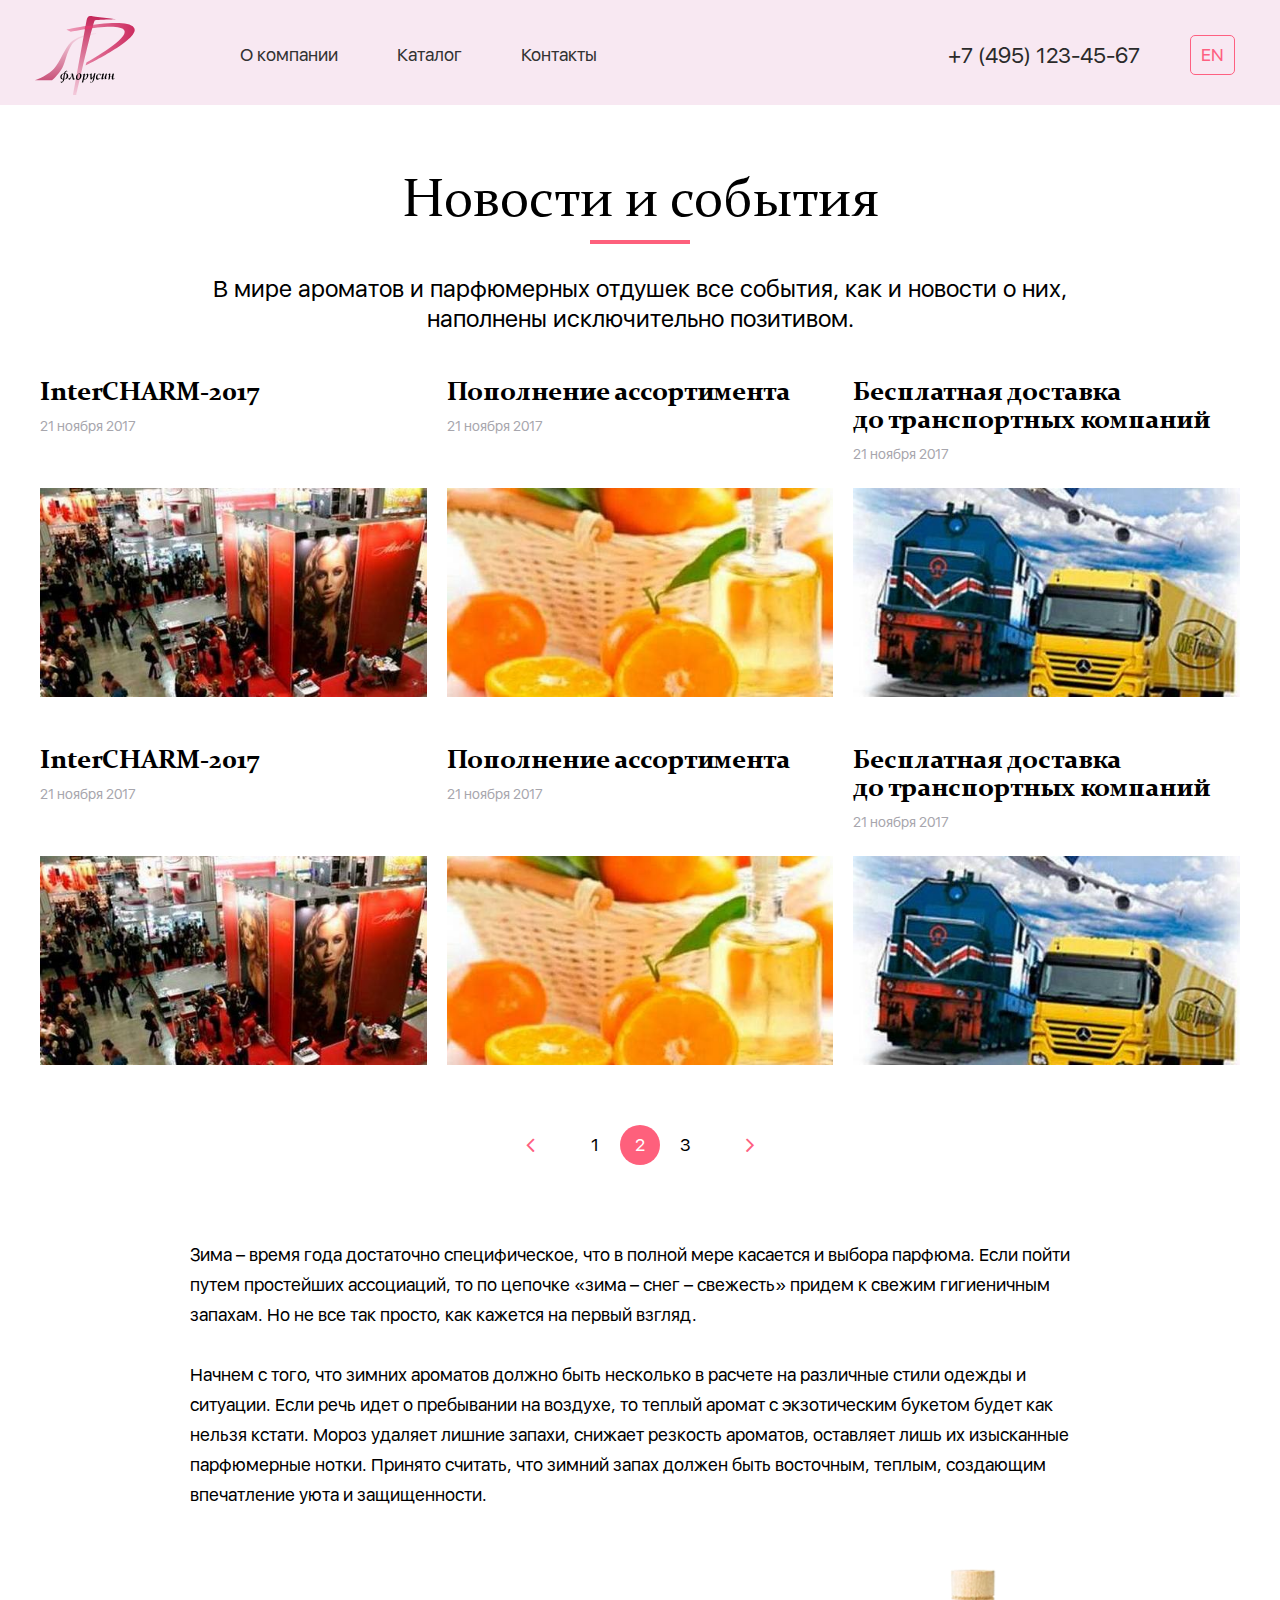
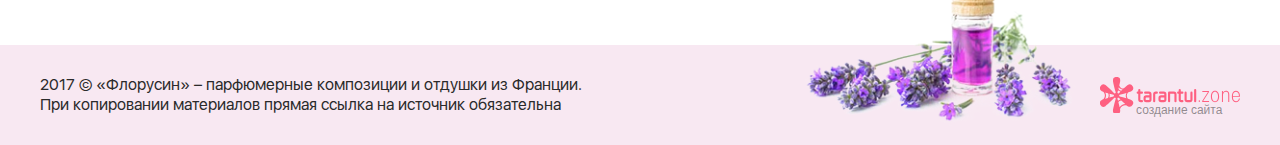
<file: news.html>
<!DOCTYPE html>
<html lang="ru">
	<head>
    	<meta charset="UTF-8" />
    	<meta http-equiv="X-UA-Compatible" content="IE=edge" />
    	<meta name="viewport" content="width=device-width, initial-scale=1.0, user-scalable=0, minimum-scale=1.0" />
    	<link rel="stylesheet" href="css/default.css" />
		<link rel="stylesheet" href="css/fonts.css" />
    	<link rel="stylesheet" href="css/style.css" />
		<link rel="stylesheet" href="css/header.css" />
		<link rel="stylesheet" href="css/nav.css" />
		<link rel="stylesheet" href="css/article.css" />
		<link rel="stylesheet" href="css/ul_common.css" />
		<link rel="stylesheet" href="css/news.css" />
		<link rel="stylesheet" href="css/catalogue.css" />
		<link rel="stylesheet" href="css/footer.css" />
		<script defer src="js/jquery.js"></script>
		<script defer src="js/base.js"></script>
		<title>ФЛОРУСИН</title>
	</head>
	<body onload="resize();" onresize="resize();">
		<div class="container">
			<header>
				<div class="header_container">
					<a class="header_logo" href="main.html" title="На главную страницу"></a>
					<a class="header_phone" href="tel:+74951234567" title="Позвоните нам">+7 (495) 123-45-67</a>
					<ul>
						<li></li>
						<li></li>
						<li></li>
						<li></li>
					</ul>
					<a class="lang" href="#" title="English version">en</a>
				</div>
			</header>

			<nav>
				<ul>
					<li><a href="#" title="О компании">О компании</a></li>
					<li><a href="catalogue.html" title="Каталог">Каталог</a></li>
					<li><a href="#" title="Контакты">Контакты</a></li>
				</ul>
			</nav>

			<article>
				<div class="brief">
					<h1>Новости и события</h1>
					<p>В мире ароматов и парфюмерных отдушек все события,
						как и новости о них, наполнены исключительно позитивом.</p>
				</div>

				<ul class="news common">
					<li>
						<a href="#" title="Узнайте больше">
							<div>
								<h3>InterCHARM-2017</h3>
								<span class="date">21 ноября 2017</span>
							</div>
							<div class="img_wrap"><img src="./img/charm.jpg" alt="InterCHARM-2017"/></div>
						</a>
					</li>
					<li>
						<a href="#" title="Узнайте больше">
							<div>
								<h3>Пополнение ассортимента</h3>
								<span class="date">21 ноября 2017</span>
							</div>
							<div class="img_wrap"><img src="./img/assort.jpg" alt="Пополнение ассортимента"/></div>
						</a>
					</li>
					<li>
						<a href="#" title="Узнайте больше">
							<div>
								<h3>Бесплатная доставка<br /> до транспортных компаний</h3>
								<span class="date">21 ноября 2017</span>
							</div>
							<div class="img_wrap"><img src="./img/transp.jpg" alt="Бесплатная доставка"/></div>
						</a>
					</li>
					<li>
						<a href="#" title="Узнайте больше">
							<div>
								<h3>InterCHARM-2017</h3>
								<span class="date">21 ноября 2017</span>
							</div>
							<div class="img_wrap"><img src="./img/charm.jpg" alt="InterCHARM-2017"/></div>
						</a>
					</li>
					<li>
						<a href="#" title="Узнайте больше">
							<div>
								<h3>Пополнение ассортимента</h3>
								<span class="date">21 ноября 2017</span>
							</div>
							<div class="img_wrap"><img src="./img/assort.jpg" alt="Пополнение ассортимента"/></div>
						</a>
					</li>
					<li>
						<a href="#" title="Узнайте больше">
							<div>
								<h3>Бесплатная доставка<br /> до транспортных компаний</h3>
								<span class="date">21 ноября 2017</span>
							</div>
							<div class="img_wrap"><img src="./img/transp.jpg" alt="Бесплатная доставка"/></div>
						</a>
					</li>
					<li class="pagination">
						<ol>
							<li class="prev"><a href="#" title="Предыдущая"></a></li>
							<li class="page"><a href="#" title="1"></a></li>
							<li class="page selected" title="2"><a href="#"></a></li>
							<li class="page"><a href="#" title="3"></a></li>
							<li class="next"><a href="#" title="Следующая"></a></li>
						</ol>
					</li>
					<li></li>
				</ul>

				<div class="content">
					<p>Зима – время года достаточно специфическое, что в полной
						 мере касается и выбора парфюма. Если пойти путем
						 простейших ассоциаций, то по цепочке «зима – снег –
						 свежесть» придем к свежим гигиеничным запахам. Но не все так
						 просто, как кажется на первый взгляд.</p>
						 <p>Начнем с того, что зимних ароматов должно быть несколько
							  в расчете на различные стили одежды и ситуации.
							  Если речь идет о пребывании на воздухе, то теплый аромат
							   с экзотическим букетом будет как нельзя кстати.
							   Мороз удаляет лишние запахи, снижает резкость ароматов,
							   оставляет лишь их изысканные парфюмерные нотки.
							   Принято считать, что зимний запах должен быть восточным,
							   теплым, создающим впечатление уюта и защищенности.</p>
				</div>

				</article>

			<footer>
				<div class="footer_container">
					<p>2017 &copy; «Флорусин» – парфюмерные композиции и отдушки из Франции.
					При копировании материалов прямая ссылка на источник обязательна
					</p>
					<a class="developer" href="http://www.tarantul.zone/" title="создание сайта" target="_blank">
					</a>
					<img class="footer_img" src="./img/aroma_footer.png" alt="aroma" />
					</div>
				</footer>
			</div>
	</body>
</html>
</file>
<file: css/default.css>
@charset "UTF-8";

* {
	box-sizing : border-box;
	}

body {
	-webkit-text-size-adjust : 100%;
	}

html, body,
main, article, aside, details, figcaption, figure, footer, header, hgroup, menu, nav, section,
dl, dt, dd,
h1, h2, h3, h4, h5, h6,
pre, form, fieldset, input, textarea, blockquote, th, td,
img, a img,
div {
	margin : 0;
	padding : 0;
	}

html, body,
main, article, aside, details, figcaption, figure, footer, header, hgroup, menu, nav, section,
img, a img,
div {
	font : inherit;
	vertical-align : baseline;
	}

address, caption, cite, code, dfn, th, var {
	font-style : normal;
	font-weight : normal;
	}

html, body {
	width : 100%;
	height : 100%;
	}

input:focus,
textarea:focus,
select:focus,
button:focus,
div:focus,
a:focus {
	outline : none;
	}

input,
textarea {
	-webkit-appearance : none;
	-moz-appearance : none;
    }

caption, th {
	text-align : left;
	}

fieldset,
abbr, acronym,
img, img a {
	border : 0;
	}

blockquote, q {
	quotes : none;
	}

blockquote::before, blockquote::after,
q::before, q::after {
	content : '';
	content : none;
	}

main, article, aside, details, figcaption, figure, footer, header, hgroup, menu, nav, section, img {
	display : block;
	}

h1, h2, h3, h4, h5, h6 {
	font-size : 100%;
	font-weight : normal;
	}

table {
	border-collapse : collapse;
	border-spacing : 0;
	}
</file>
<file: css/fonts.css>
@charset "UTF-8";

@font-face {
    	font-family : "SFUIDisplay-Regular";
    	src : url("../fonts/SFUIDisplay-Regular.eot");
    	src : url("../fonts/SFUIDisplay-Regular.eot?#iefix") format("embedded-opentype"),
    		url("../fonts/SFUIDisplay-Regular.woff") format("woff"),
    		url("../fonts/SFUIDisplay-Regular.ttf") format("truetype");
   		font-style : normal;
    	font-weight : normal;
		}

@font-face {
		   font-family: "SFUIDisplay-Bold";
		   src: url("../fonts/SFUIDisplay-Bold.eot");
		   src: url("../fonts/SFUIDisplay-Bold.eot?#iefix") format("embedded-opentype"),
		    	url("../fonts/SFUIDisplay-Bold.woff") format("woff"),
		    	url("../fonts/SFUIDisplay-Bold.otf") format("opentype");
		   	font-style: normal;
		    font-weight: normal;
			}

@font-face {
		font-family: "Constantia-Regular";
		src: url("../fonts/constan.eot");
		src: url("../fonts/constan.eot#iefix") format("embedded-opentype"),
				url("../fonts/constan.woff") format("woff"),
				url("../fonts/constan.ttf") format("truetype");
		font-style: normal;
		font-weight: normal;
}

@font-face {
		font-family: "Constantia-Bold";
		src: url("../fonts/constanb.eot");
		src: url("../fonts/constanb.eot#iefix") format("embedded-opentype"),
				url("../fonts/constanb.woff") format("woff"),
				url("../fonts/constanb.ttf") format("truetype");
		font-style: normal;
		font-weight: normal;
}

@font-face {
		font-family: "Font Awesome";
		src: url("../fonts/fontawesome.eot");
		src: url("../fonts/fontawesome.eot#iefix") format("embedded-opentype"),
				url("../fonts/fontawesome.woff?20180802") format("woff"),
				url("../fonts/fontawesome.woff2?20180802") format("woff2"),
				url("../fonts/fontawesome.ttf") format("truetype");
		font-style: normal;
		font-weight: normal;
}
</file>
<file: css/style.css>
@charset "UTF-8";

div.container {
	position: relative;
	min-height: 100%;
}

a {
	text-decoration: none;
	color: inherit;
}

ul {
	list-style: none;
	padding: 0;
	margin: 0;
}

a.more {
	display: block;
	font: normal 18px/48px "SFUIDisplay-Bold", Arial, sans-serif;
	text-align: center;
	color: rgba(255, 255, 255, 1);
	background-color: rgba(254, 96, 129, 1);
	border-radius: 5px;
	transition : all 0.25s ease;
}

a.more:hover {
	background-color: rgba(252, 71, 110, 1);
}
</file>
<file: css/header.css>
@charset "UTF-8";

header {
	width: 100%;
	background-color: rgba(248, 232, 242, 1);
	padding-top: 15px;
	padding-bottom: 10px;
}

.header_container {
	position: relative;
	max-width: 1200px;
	margin: 0 auto;
	color: rgba(43, 43, 43, 1);
}

a.header_logo {
	display : block;
	background-image : url("../img/logo-florusin.svg?24012018");
	background-position : 0% 0%;
	background-repeat : no-repeat;
	background-size : cover;
}

a.lang {
	display: block;
	position: absolute;
	width: 45px;
	height: 40px;
	z-index: 10;
	font: normal 18px/38px "SFUIDisplay-Regular", Arial, sans-serif;
	text-transform: uppercase;
	text-align: center;
	color: rgba(254, 96, 129, 1);
	border: solid 1px rgba(254, 96, 129, 1);
	border-radius: 5px;
	transition: all 0.25s;
}

a.lang:hover {
	color: rgba(255, 255, 255, 1);
	background-color: rgba(254, 96, 129, 1);
}

a.header_phone {
	display: block;
	font: normal 22px/20px "SFUIDisplay-Regular", Arial, sans-serif;
}

header ul {
	position: absolute;
	display: block;
	z-index: 15;
	width: 40px;
	height: 30px;
	margin: 0;
	padding: 0;
	overflow: hidden;
}

header ul:hover {
	cursor: pointer;
}

header ul > li {
	background-color: rgba(43, 43, 43, 1);
	position: inherit;
	left: 0;
	width: 100%;
	height: 4px;
	z-index: inherit;
	border-radius: 2px;
	transition : all 0.25s;
}

header ul > li:first-child,
header ul > li:nth-child(2) {
	top: 13px;
	transform: rotate(0);
}

header ul > li:nth-child(3) {
	top: 0;
}

header ul > li:last-child {
	bottom: 0;
}

		/* ///ПЛАНШЕТЫ И ДЕСКТОП/// */

@media (min-width: 541px) {

	a.header_logo {
		width : 100px;
		height : 80px;
	}
}

		/* ///ДЕСКТОПЫ/// */

@media only screen and (min-width: 961px) {

	header {
		padding-right: 40px;
		padding-left: 30px;
	}

	.header_container {
		height: 80px;
	}

	a.header_logo {
		position: absolute;
		top: 0;
		left: 0;
		z-index: 5;
	}

	a.lang {
		top: 20px;
		right: 0;
	}

	a.header_phone {
		position: absolute;
		top: 30px;
		right: 95px;
		color: inherit;
		z-index: 5;
	}

	header ul {
		display: none;
	}
}

		/* ////ПЛАНШЕТЫ/// */

@media (min-width: 541px) and (max-width: 960px) {

	header {
		padding-right: 20px;
		padding-left: 20px;
	}

	a.header_phone {
		position: absolute;
		top: 30px;
		right: 150px;
		color: inherit;
	}

	a.lang {
		top: 20px;
		right: 60px;
	}

	header ul {
		right: 0;
		top: 25px;
	}

}

		/* ///СМАРТФОНЫ И ПЛАНШЕТЫ/// */

@media (max-width: 960px) {
	ul.opened > li:first-child {
		transform: rotate(45deg);
	}

	ul.opened > li:nth-child(2) {
		transform: rotate(-45deg);
	}

	ul.opened > li:nth-child(3) {
		top: -10px;
	}

	ul.opened > li:last-child {
		bottom: -10px;
	}
}
		/* ///СМАРТФОНЫ/// */

@media (max-width: 540px) {

	header {
		padding-bottom: 0;
	}

	a.header_logo {
		margin-left: 20px;
		width : 75px;
		height : 60px;
	}

	a.lang {
		top: 10px;
		right: 80px;
	}

	header ul {
		top: 15px;
		right: 20px;
	}

	a.header_phone {
		width: 100%;
		font: normal 18px/40px "SFUIDisplay-Regular", Arial, sans-serif;
		text-align: center;
		color: rgba(255, 255, 255, 1);
		background: rgba(254, 96, 129, 1);
		margin-top: 10px;
	}
}
</file>
<file: css/nav.css>
@charset "UTF-8";

nav {
	position: absolute;
}

nav ul > li > a {
	display: block;
	color: rgba(51, 51, 51, 1);
	font: normal 18px/40px "SFUIDisplay-Regular", Arial, sans-serif;
}

nav ul > li:hover > a {
	color: rgba(254, 96, 129, 1);
}

@media only screen and (min-width: 961px) {

	nav {
		width : 100%;
	}

	nav > ul {
		max-width : 1200px;
		margin : 0 auto;
		padding : 0 200px;
	}

	nav {
		top: 35px;
	}

	nav ul > li {
		display: inline-block;
	}

	nav ul > li:not(:last-child) {
		padding-right: 55px;
	}
}

@media (max-width: 960px) {

	nav ul {
		position: absolute;
		background-color: rgba(248, 232, 242, 1);
		top: 0;
	}

	nav.opened {
		background-color: rgba(0, 0, 0, 0.5);
		width: 100%;
		z-index: 20;
		height: 100%;
		left: 0;

	}

	nav ul {
		padding-top: 20px;
		width: 280px;
		height: 100%;
		left: -280px;
	}

	nav.opened ul {
		left: 0;
		transition : all 0.25s;
	}
}

@media (min-width: 541px) and (max-width: 960px) {

		nav.opened {
			top: 105px;
		}

		nav ul > li {
			padding-left: 40px;
			padding-top: 10px;
		}
}

@media (max-width: 540px) {

	nav.opened {
		top: 125px;
	}

	nav ul > li {
		padding-left: 20px;
		padding-top: 10px;
	}
}
</file>
<file: css/article.css>
@charset "UTF-8";

article {
	display: block;
	max-width: 1280px;
	margin: 0 auto;
	background-color: rgba(255, 255, 255, 1);
	color: rgba(0, 0, 0, 1);
}

div.brief,
div.content {
	max-width: 900px;
	margin: 0 auto;
}

article h1,
article h2,
div.brief p {
	text-align: center;
}

article p {
	margin: 0;
}

article h1 {
	position: relative;
	margin-bottom: 30px;
}

article h1:after {
	content: "";
	position: absolute;
	background-color: rgba(254, 96, 124, 1);
	width: 100px;
	height: 4px;
	bottom: -15px;
	left: calc(50% - 50px);
}

article > div.content > ul {
	padding-left: 55px;
}

div.content ul span {
	color: rgba(128, 128, 128, 1);
}

div.content ul li {
	position: relative;
	margin-bottom: 20px;
}

div.content ul li:before {
	content: "";
	position: absolute;
	background-color: rgba(254, 96, 124, 1);
	width: 10px;
	height: 10px;
	border-radius: 50%;
	left: -20px;
}

article > div a {
	color: rgba(254, 96, 129, 1);
	text-decoration: underline;
	text-decoration-color: rgba(255, 184, 197, 1);
}

article > div a:hover {
	color: rgba(128, 128, 128, 1);
	text-decoration: none;
}

@media only screen and (min-width: 961px) {

	article {
		padding: 50px 0;
	}

	div.content p,
	div.content ul,
	div.content ol,
	div.card p	{
		font : normal 18px/30px "SFUIDisplay-Regular", Arial, sans-serif;
	}

	article p {
		padding-top: 15px;
		padding-bottom: 15px;
	}

	article h1 {
		margin-top: 20px;
	}

	article h2 {
		margin-top: 65px;
		margin-bottom: 30px;
	}

	div.brief p {
		font : normal 24px/30px "SFUIDisplay-Regular", Arial, sans-serif;
	}

	article h1 {
		font : normal 54px/54px "Constantia-Regular", "Times New Roman", serif;
	}

	article h2 {
		font : normal 34px/34px "Constantia-Bold", "Times New Roman", serif;
	}

	div.content ul li:before {
		top: 10px;
	}
}

@media (min-width: 541px) and (max-width: 960px) {

	div.brief,
	div.content,
	div.card p,
	ol.contacts {
		padding-left: 30px;
		padding-right: 30px;
	}

	div.brief p {
		font : normal 22px/28px "SFUIDisplay-Regular", Arial, sans-serif;
	}

	article h1 {
		font : normal 48px/48px "Constantia-Regular", "Times New Roman", serif;
	}

	article h2 {
		font : normal 30px/30px "Constantia-Bold", "Times New Roman", serif;
	}

	article h1 {
		margin-top: 20px;
	}

}

@media (max-width: 960px) {

	article {
		padding: 30px 0;
	}

	div.content p,
	div.content ul,
	div.content ol,
	div.card p {
		font : normal 16px/20px "SFUIDisplay-Regular", Arial, sans-serif;
	}

	article p {
		padding-top: 10px;
		padding-bottom: 10px;
	}

	div.content ul br {
		display: none;
	}

	div.content ul li:before {
		top: 5px;
	}

	article h2 {
		margin-top: 30px;
		margin-bottom: 20px;
	}
}

@media (max-width: 540px) {
	div.brief,
	div.content,
	div.card,
	ol.contacts {
		padding-left: 20px;
		padding-right: 20px;
	}

	div.brief p {
		font : normal 20px/24px "SFUIDisplay-Regular", Arial, sans-serif;
	}

	article h1 {
		font : normal 36px/36px "Constantia-Regular", "Times New Roman", serif;
	}

	article h2 {
		font : normal 24px/24px "Constantia-Bold", "Times New Roman", serif;
	}

	article h1 {
		margin-top: 10px;
	}
}
</file>
<file: css/footer.css>
@charset "UTF-8";

footer {
	position: absolute;
	bottom: 0;
	width: 100%;
	background-color: rgba(248, 232, 242, 1);
}

.footer_container {
	position: relative;
	max-width: 1200px;
	margin: 0 auto;
	color: rgba(43, 43, 43, 1);
}

footer p {
	max-width : 560px;
	margin: 0;
}

.footer_img {
	position: absolute;
	width: 280px;
	transition : all 0.25s;
}

a.developer {
		display : block;
		z-index : 10;
		width : 140px;
		height : 36px;
		margin : 2px 0;
		background-image : url("../img/developer.svg?18092017");
		background-position : 0% 0%;
		background-repeat : no-repeat;
		background-size : cover;
		color : rgba(43, 43, 43, 0.5);
}

a.developer::after {
		display : block;
		position : absolute;
		bottom : -3px;
		left : 36px;
		z-index : 10;
		font : normal 12px/12px Arial, Tahoma, Verdana, sans-serif;
		content : 'создание сайта';
		color : rgba(43, 43, 43, 0.5);
		white-space : nowrap;
}

@media only screen and (min-width: 1081px) {
	.footer_img {
 		top : -110px;
 		right: 160px;
	}
	footer {
		padding: 30px 40px;
	}

	a.developer {
		position : absolute;
		top : 0;
		right : 0;
	}
}

@media (min-width: 741px) and (max-width: 1080px) {
	.footer_img {
     	top : -170px;
     	left: 55%;
    }

	a.developer {
		position : absolute;
		top : 0;
		right : 0;
}
	footer {
 		padding: 70px 20px 20px 20px;
	}
}

@media (max-width: 740px) {
	.footer_img {
		top : -170px;
		right: 0;
	}

	footer {
 		padding: 70px 20px 20px 20px;
	}

	footer p {
		padding-bottom: 50px;
	}

	a.developer {
   		position : absolute;
   		bottom : 0;
   		left : 0;
		transition : all 0.25s;
 }

}

@media only screen and (min-width: 961px)  {
	.footer_container {
		font : normal 16px/20px "SFUIDisplay-Regular", Arial, sans-serif;
	}
}

@media (max-width: 960px) {
	.footer_container {
		font : normal 14px/20px "SFUIDisplay-Regular", Arial, sans-serif;
	}
}
</file>
<file: css/card.css>
@charset "UTF-8";

div.card_photo {
	display: flex;
	max-width: 1020px;
	margin: 30px auto;
}

div.card_photo > div > img,
div.card_photo ul.gallery > li > img {
	width: 100%;
}

div.card_photo ul.gallery > li > img {
	height: 100%;
	transition : all 0.25s ease;
}

div.card_photo ul.gallery {
	display: flex;
	flex-wrap: wrap;
	justify-content: flex-start;
}

div.card_photo ul.gallery > li {
	display: block;
	overflow: hidden;
}

div.card_photo ul.gallery > li:hover > img {
	cursor: pointer;
	transform: scale(1.1);
}

div.card_photo ul.gallery > li.selected {
	border: 2px solid rgba(254, 96, 129, 1);
}

div.content > table {
	display: block;
	width: 100%;
	max-width: 900px;
	margin-top: 50px;
	margin-bottom: 50px;
	counter-reset: my_counter;
}

div.content > table > tbody {
	display: block;
}

div.content > table tr {
	display: flex;
	position: relative;
	color: rgba(152, 152, 152, 1);
	border-bottom: 1px solid rgba(152, 152, 152, 1);
	counter-increment: my_counter;
}

div.content > table tr:before {
	content: counter(my_counter);
	position: absolute;
	width: 25px;
	height: 25px;
	color: rgba(255, 255, 255, 1);
	font : normal 14px/25px "SFUIDisplay-Regular", Arial, sans-serif;
	text-align: center;
	background-color: rgba(254, 96, 124, 1);
	border-radius: 50%;
	z-index: 5;

}

div.content > table td > strong,
div.content > table td > b {
	color: rgba(0, 0, 0, 1);
}

article > ul.card_choiсe {
	display: flex;
	justify-content : center;
	margin: 40px auto;
}

article > ul.card_choiсe > li {
	position: relative;
	padding : 0 30px;
	font: normal 18px/44px "SFUIDisplay-Regular", Arial, sans-serif;
	text-align: center;
	white-space : nowrap;
	border-bottom: 2px solid rgba(243, 243, 243, 1);
	cursor: pointer;
}

article > ul.card_choiсe > li:hover,
article > ul.card_choiсe > li.selected {
	color: rgba(254, 96, 129, 1);
	}

article > ul.card_choiсe > li.selected {
	border-color: rgba(254, 96, 129, 1);
	}

article > ul.card_choiсe > li.selected::after {
	content: "";
	display: block;
	position: absolute;
	top: 44px;
	left: calc(50% - 2px);
	width: 0;
	height: 0;
	border: 6px solid transparent;
	border-top: 6px solid rgba(254, 96, 129, 1);
}

div.card {
	max-width: 900px;
	margin: 0 auto;
}

div.price,
div.description {
	display: none;
}

@media only screen and (min-width: 811px) {

	div.card_photo {
		padding-left: 20px;
		padding-right: 20px;
	}

	div.card_photo > div:first-child {
		width: 60%;
		margin-bottom: 10px;
	}

	div.card_photo > div.ul_wrap {
		width: 30%;
		width: calc(40% - 10px);
	}

	div.card_photo ul.gallery {
		height: 100%;
	}

	div.card_photo ul.gallery > li {
		margin-left: 10px;
		margin-bottom: 10px;
		width: calc((100% - 20px) / 2);
	}

	div.content > table {
		margin-left: auto;
		margin-right: auto;
	}

	div.content > table > tbody {
		margin-left: 60px;
	}

	div.content > table tr {
		width: 100%;
		padding-top: 24px;
		padding-bottom: 24px;
	}

	div.content > table tr:before {
		top: 25px;
		left: -50px;
	}

	div.content > table td:first-child {
		padding-right: 100px;
	}

	div.content > table td {
		font: normal 18px/24px "SFUIDisplay-Regular", Arial, sans-serif;
	}
}

@media (max-width: 810px) {

	div.card_photo {
		flex-direction: column;
	}

	div.card_photo > div:first-child {
		margin: 20px 0 10px 10px;
	}

	div.card_photo > div > img {
		padding-right: 10px;
	}

	div.card_photo ul.gallery {
		flex-wrap: wrap;
		width: 100%;
	}

	div.card_photo > .ul_wrap {
		margin-left: 10px;
	}

	div.card_photo ul.gallery > li {
		margin-bottom: 10px;
		margin-right: 10px;
	}
}

@media (min-width: 541px) {

	div.content > table td:first-child {
			width: 43%;
	}

	div.content > table td:nth-child(2) {
		width: 39%;
	}

	div.content > table td:last-child {
		width: 18%;
	}
}

@media (max-width: 811px) and (min-width: 541px) {

	div.card_photo {
		padding-left: 20px;
		padding-right: 20px;
	}

	div.card_photo ul.gallery > li {
		width: calc((100% - 30px) / 3);
	}

	div.content > table > tbody {
		margin-left: 35px;
	}

	div.content > table tr {
		width: 100%;
		padding-top: 24px;
		padding-bottom: 24px;
	}

	div.content > table td {
		font: normal 16px/20px "SFUIDisplay-Regular", Arial, sans-serif;
	}

	div.content > table tr:before {
		left: -35px;
		top: 24px;
	}

	div.content > table td:first-child {
		padding-right: 20px;
	}

	div.content > table td:nth-child(2) {
		padding-right: 20px;
	}
}

@media (max-width: 540px) {

	div.card_photo {
		padding-left: 10px;
		padding-right: 10px;
	}

	div.card_photo > div:first-child {
		max-width: 480px;
	}

	div.card_photo ul.gallery > li {
		width: calc((100% - 20px) / 2);
	}

	div.content > table td {
		font: normal 16px/28px "SFUIDisplay-Regular", Arial, sans-serif;
		width: 90%;
		text-align: center;
	}

	div.content > table tr {
		width: 90%;
		flex-direction: column;
		align-items: center;
		padding-top: 50px;
		padding-bottom: 10px;
		margin-left: auto;
		margin-right: auto;
	}

	div.content > table tr:before {
		left: calc(50% - 12px);
		top: 10px;
	}
}
</file>
<file: css/form.css>
@charset "UTF-8";

form { 
	margin-top : 20px; 
	}
	
input[type=checkbox] {
	display : none !important;
	}
	
span.checkbox {
	display : block;
	position : absolute;
	top : 20px;
	left : 0;
	z-index : 1;
	width : 24px;
	height : 24px;
	border : 2px solid rgba(243, 243, 243, 1);
	border-radius : 4px;
	cursor : pointer;
	}
	
span.checkbox.checked::before {
	position : absolute;
	content : "";
	top : 5px;
	left : 5px;
	z-index : 20;
	width : 8px;
	height : 4px;
	border-left : solid 2px rgba(254, 96, 129, 1);
	border-bottom : solid 2px rgba(254, 96, 129, 1);
	content : "";
	transform : rotate(-45deg);
	}

form > div {
	display : flex;
	flex-wrap : wrap;
	justify-content : space-between;
	margin : 0 auto;
	}

form > div,	
form > div > div,
form > div > div > ul > li,
form > div > div > ul > li > input[type=text],
form > div > div > textarea {
	position : relative;
	}
	
form > div > div:last-child {
	padding : 20px 0 0 40px;
	font : normal 18px/24px "SFUIDisplay-Regular", Arial, sans-serif;
	}
	
form > div > div > ul > li.required::after {
	display : block;
	position : absolute;
	top : 0;
	right : 0;
	z-index : 3;
	height : 60px;
	padding : 0 10px 0 20px;
	background-color : rgba(255, 255, 255, 1);
	color : rgba(252, 71, 110, 1);
	font : normal 20px/60px Arial, Tahoma, Verdana, sans-serif;
	content : "\273b";
	}

form > div > div > ul > li > input[type=text],
form > div > div > textarea {
	z-index : 2;
	display : block;
	width : 100%;
	font: normal 18px/24px "SFUIDisplay-Regular", Arial, sans-serif;
	background-color : rgba(255, 255, 255, 0.75);
	}
	
form > div > div > ul > li > input[type=text] {
	padding : 18px 12px;
	border-top : 0;
	border-right : 0;
	border-bottom : 2px solid rgba(243, 243, 243, 1);
	border-left : 0;
	}
	
form > div > div > ul > li > input.error {
	border-bottom : 2px solid rgba(252, 71, 110, 1);
	}

form > div > div > ul > li > input.success {
	border-bottom : 2px solid rgba(0, 255, 0, 1);
	}
	
form > div > div > textarea {
	height : 100%;
	min-height : 180px;
	padding : 16px 10px;
	border : 2px solid rgba(243, 243, 243, 1);
	resize : none;
	}
	
form > div > div > ul > li > input[type=text] + span,
form > div > div > textarea + span {
	display : block;
	position : absolute;
	top : 20px;
	left : 12px;
	z-index : 1;
	color : rgba(0, 0, 0, 1);
	transform : scale(1, 1);
	transition : all 0.25s;
	font: normal 18px/24px "SFUIDisplay-Regular", Arial, sans-serif;
	}

form > div > div > ul > li > input[type=text]:focus + span,
form > div > div > ul > li > input[type=text] + span.selected,
form > div > div > textarea:focus + span,
form > div > div > textarea + span.selected { 
	transform : scale(0,0); 
	}
	
form > button {
	display : block;
	padding : 0 30px;
	margin : 30px auto;
	border : 0;
	border-radius : 5px;
	background-color : rgba(243, 243, 243, 1);
	color : rgba(0, 0, 0, 0.5);
	font : normal 18px/48px "SFUIDisplay-Bold", Arial, sans-serif;
	transition : all 0.25s ease;
	}
		
form > button.active {
	background-color : rgba(254, 96, 129, 1);
	color : rgba(255, 255, 255, 1);
	cursor : pointer;
	}

form > button.active:hover {
	background-color : rgba(252, 71, 110, 1);
	}
	
@media (min-width: 961px) {
	form > div > div {
		width : 48%;
		}
	
	form > div > div:last-child {
		width : auto;
		margin : 0 auto;
		}
	}

@media (max-width: 960px) {
	form > div {
		max-width : 640px;
		padding : 0 20px;
		}

	form > div > div {
		width : 100%;
		}

	form > div > div > textarea {
		top : -2px;
		}
	}
</file>
<file: css/ul_common.css>
@charset "UTF-8";

ul.common {
	display: flex;
	flex-wrap: wrap;
	width: 100%;
}

ul.common > li > a {
	display: flex;
	flex-direction: column;
	color: inherit;
}

ul.common > li.pagination {
	width: 100% !important;
	margin-bottom: 0 !important;
}

li.pagination > ol > li > a {
	display: block;
	position: relative;
	width: 100%;
	height: 100%;
	color: inherit;
}

li.pagination > ol > li.prev {
	margin-right: 25px;
}

li.pagination > ol > li.next {
	margin-left: 25px;
}

li.pagination > ol > li.prev > a:before {
	content: "\F104";
	font-family: "Font Awesome";
	position: absolute;
	color: rgba(254, 96, 129, 1);
	text-align: center;
	font-size: 24px;
	width: 100%;
	height: 100%;
	transition : all 0.25s ease;
}

li.pagination > ol > li.next > a:before {
	content: "\F105";
	position: absolute;
	font-family: "Font Awesome";
	color: rgba(254, 96, 129, 1);
	text-align: center;
	font-size: 24px;
	width: 100%;
	height: 100%;
	transition : all 0.25s ease;
}

li.pagination > ol > li.prev > a:after,
li.pagination > ol > li.next > a:after {
	content: "";
	position: absolute;
	background-color: rgba(254, 96, 129, 0.75);
	width: 100%;
	height: 100%;
	border-radius: 50%;
	transform : scale(0, 0);
	transition : all 0.25s ease;
}

li.pagination > ol > li.prev:hover > a:after,
li.pagination > ol > li.next:hover > a:after {
	transform : scale(1, 1);
}

li.pagination > ol > li.prev:hover > a:before,
li.pagination > ol > li.next:hover > a:before {
	color: rgba(255, 255, 255, 1);
	z-index: 3;
}

li.pagination > ol {
	display: flex;
	justify-content: center;
	width: 280px;
	margin: 10px auto;
	padding: 0;
	list-style: none;
	counter-reset: my-counter;
}

li.pagination > ol > li {
	font: normal 18px/40px "SFUIDisplay-Regular", Arial, sans-serif;
	width: 40px;
	height: 40px;
}

li.pagination > ol > li:nth-child(2),
li.pagination > ol > li:nth-child(3) {
	margin-right: 5px;
}

li.pagination > ol > li.page > a:before {
	content: counter(my-counter);
	counter-increment: my-counter;
	position: absolute;
	font: normal 18px/40px "SFUIDisplay-Regular", Arial, sans-serif;
	width: 100%;
	height: 100%;
	text-align: center;
	transition : all 0.25s ease;
}

li.pagination > ol > li.selected > a:before {
		color: rgba(255, 255, 255, 1);
		z-index: 3;
}

li.pagination > ol > li.page:not(.selected) > a:after {
	content: "";
	position: absolute;
	background-color: rgba(254, 96, 129, 0.75);
	width: 100%;
	height: 100%;
	text-align: center;
	border-radius: 50%;
	transform : scale(0, 0);
	transition : all 0.25s ease;
}

li.pagination > ol > li.page:not(.selected):hover > a:after {
	transform : scale(1, 1);
}

li.pagination > ol > li.page:hover > a:before {
	color: rgba(255, 255, 255, 1);
	z-index: 3;
}

li.pagination > ol > li.selected > a:after {
	content: "";
	position: absolute;
	background-color: rgba(254, 96, 124, 1);
	width: 40px;
	height: 40px;
	border-radius: 50%;
}

@media only screen and (min-width: 961px) {

	ul.common {
		padding-left: 40px;
		padding-right: 20px;
	}

	ul.common > li {
		width: calc((100% - 60px) / 3);
		margin-right: 20px;
	}
}

@media (min-width: 481px) and (max-width: 960px) {

	ul.common {
		padding-left: 20px;
	}

	ul.common > li {
		width: calc((100% - 40px) / 2);
		margin-right: 20px;
	}
}

@media (max-width: 480px) {

	ul.common {
		padding-left: 20px;
		padding-right: 20px;
	}

	ul.common > li {
		width: 100%;
	}
}
</file>
<file: css/catalogue.css>
@charset "UTF-8";

ul.catalogue span {
	display: block;
}

span.cat_name {
	position: relative;
	transition : all 0.25s ease;
}

span.cat_name:after {
	content: "";
	position: absolute;
	background-color: rgba(254, 96, 124, 1);
	width: 50px;
	height: 2px;
	left: 0;
	bottom: 5px;
}

a.cat_item > div.cat_img {
	overflow: hidden;
	border: 1px solid rgba(220, 220, 220, 1);
}

div.cat_img > img {
	transition : all 0.25s ease;
	width: 100%;
	height: auto;
}

a.cat_item:hover > div.cat_img > img {
	transform: scale(1.1);
}

a.cat_item:hover span.cat_name {
	color: rgba(254, 96, 129, 1);
}

a.cat_info {
	flex: 1 1 auto;
}

@media only screen and (min-width: 961px) {

	ul.catalogue {
		margin-top: 50px;
	}

	ul.catalogue > li {
		margin-bottom: 50px;
	}

	span.cat_name {
		font : normal 24px/30px "SFUIDisplay-Regular", Arial, sans-serif;
		padding-top: 30px;
		padding-bottom: 25px;
	}

	span.cat_descr {
		font : normal 18px/28px "SFUIDisplay-Regular", Arial, sans-serif;
		color: rgba(152, 152, 152, 1);
		padding-top: 10px;
		padding-bottom: 10px;
	}
}

@media (min-width: 481px) and (max-width: 960px) {

	ul.catalogue {
		margin-top: 30px;
	}

	ul.catalogue > li {
		margin-bottom: 30px;
	}

	span.cat_name {
		font : normal 20px/26px "SFUIDisplay-Regular", Arial, sans-serif;
		padding-top: 20px;
		padding-bottom: 25px;
	}

	span.cat_descr {
		font : normal 18px/24px "SFUIDisplay-Regular", Arial, sans-serif;
		color: rgba(152, 152, 152, 1);
		padding-top: 10px;
		padding-bottom: 10px;
	}
}

@media (max-width: 480px) {

	ul.catalogue {
		margin-top: 20px;
	}

	ul.catalogue > li {
		margin-top: 10px;
		margin-bottom: 30px;
	}

	span.cat_name {
		font : normal 18px/24px "SFUIDisplay-Regular", Arial, sans-serif;
		padding-top: 20px;
		padding-bottom: 25px;
	}

	span.cat_descr {
		font : normal 16px/20px "SFUIDisplay-Regular", Arial, sans-serif;
		color: rgba(152, 152, 152, 1);
		padding-top: 10px;
		padding-bottom: 10px;
	}
}
</file>
<file: css/contacts.css>
@charset "UTF-8";

ol.contacts {
	display: flex;
	width: 100%;
	list-style: none;
	padding: 0;
}

ol.contacts > li {
	position: relative;
	text-align: center;
	padding: 100px 20px 20px;
}

ol.contacts > li > span,
div.card > h4,
ol.contacts > li > a {
	display: block;
}

div.contacts > h4,
div.contacts > p {
	text-align: center;
}

ol.contacts > li > a {
	color: inherit;
	text-decoration: none;
}

ol.contacts > li > a:hover {
	color: rgba(128, 128, 128, 1);
	text-decoration: none;
}

ol.contacts > li::after {
	position: absolute;
	content: "";
	width: 60px;
	height: 70px;
	margin: auto;
	background-repeat : no-repeat;
	background-size : contain;
	background-position: 50% 100%;
}

ol.contacts > li:first-child::after {
	background-image : url("../img/phone.svg");
}

ol.contacts > li:nth-child(2)::after {
	background-image : url("../img/address.svg");
}

ol.contacts > li:last-child::after {
	background-image : url("../img/mail.svg");
}

ol.contacts > li::after {
	left: calc(50% - 30px);
}

div.map {
	max-width: 1000px;
	margin: 0 auto;
	padding-top: 40px;
}

@media only screen and (min-width: 961px) {

	ol.contacts > li > span,
	ol.contacts > li > a {
		font : normal 20px/30px "SFUIDisplay-Regular", Arial, sans-serif;
	}

	div.card > h4 {
		font : normal 30px/30px "SFUIDisplay-Regular", Arial, sans-serif;
	}
}

@media (min-width: 601px) {

	ol.contacts {
		width: 100%;
		margin: 75px auto;
	}

	ol.contacts > li {
		width: calc(100% / 3);
	}

	ol.contacts > li:not(:last-child) {
		border-right: 1px solid rgba(254, 96, 129, 1);
	}

	ol.contacts > li::after {
		top: 0;
	}
}

@media (min-width: 601px) and (max-width: 960px) {

	ol.contacts > li > span,
	ol.contacts > li > a {
		font : normal 18px/24px "SFUIDisplay-Regular", Arial, sans-serif;
	}

	div.card > h4 {
		font : normal 24px/30px "SFUIDisplay-Regular", Arial, sans-serif;
	}

	div.map {
		padding-left: 30px;
		padding-right: 30px;
		padding-bottom: 20px;
	}
}

@media (max-width: 600px) {

	ol.contacts {
		width: 80%;
		margin: 30px auto;
	}

	ol.contacts {
		flex-direction: column;
	}

	ol.contacts > li {
		width: 100%;
	}

	ol.contacts > li > span,
	ol.contacts > li > a {
		font : normal 16px/24px "SFUIDisplay-Regular", Arial, sans-serif;
	}

	ol.contacts > li::after {
		top: 20px;
	}

	ol.contacts > li:not(:last-child) {
		border-bottom: 1px solid rgba(254, 96, 129, 1);
	}

	div.card > h4 {
		font : normal 20px/24px "SFUIDisplay-Regular", Arial, sans-serif;
	}

	div.map {
		padding-left: 30px;
		padding-right: 30px;
		padding-bottom: 20px;
	}
}
</file>
<file: css/news.css>
@charset "UTF-8";

ul.news {
	margin-top: 30px;
}

ul.news > li {
	margin-bottom: 50px;
}

ul.news > li > a{
	display: flex;
	height: 100%;
	justify-content: space-between;
	transition : all 0.25s ease;
}

ul.news > li > a h3 {
	transition : all 0.25s ease;
}

ul.news > li > a:hover h3 {
	color: rgba(254, 96, 129, 1);
}

ul.news img {
	width: 100%;
	height: auto;
	transition : all 0.25s ease;
}

ul.news div.img_wrap {
	overflow: hidden;
}

ul.news > li > a:hover img {
	transform: scale(1.1);
}

ul.news .date {
	display: block;
	font : normal 14px/18px "SFUIDisplay-Regular", Arial, sans-serif;
	color: rgba(167, 166, 173, 1);
	margin-top: 10px;
	margin-bottom: 25px;
}

a.news {
	width: 180px;
	height: 50px;
	margin: 0 auto 65px;
}

@media only screen and (min-width: 961px) {

	ul.news h3 {
		font : normal 26px/28px "Constantia-Bold", "Times New Roman", serif;
	}
}

@media (min-width: 481px) and (max-width: 960px) {

	ul.news > li:last-child {
		display: none;
	}

	ul.news h3 {
		font : normal 22px/28px "Constantia-Bold", "Times New Roman", serif;
	}
}

@media (max-width: 480px) {

	ul.news h3 {
		font : normal 20px/24px "Constantia-Bold", "Times New Roman", serif;
	}
}
</file>
